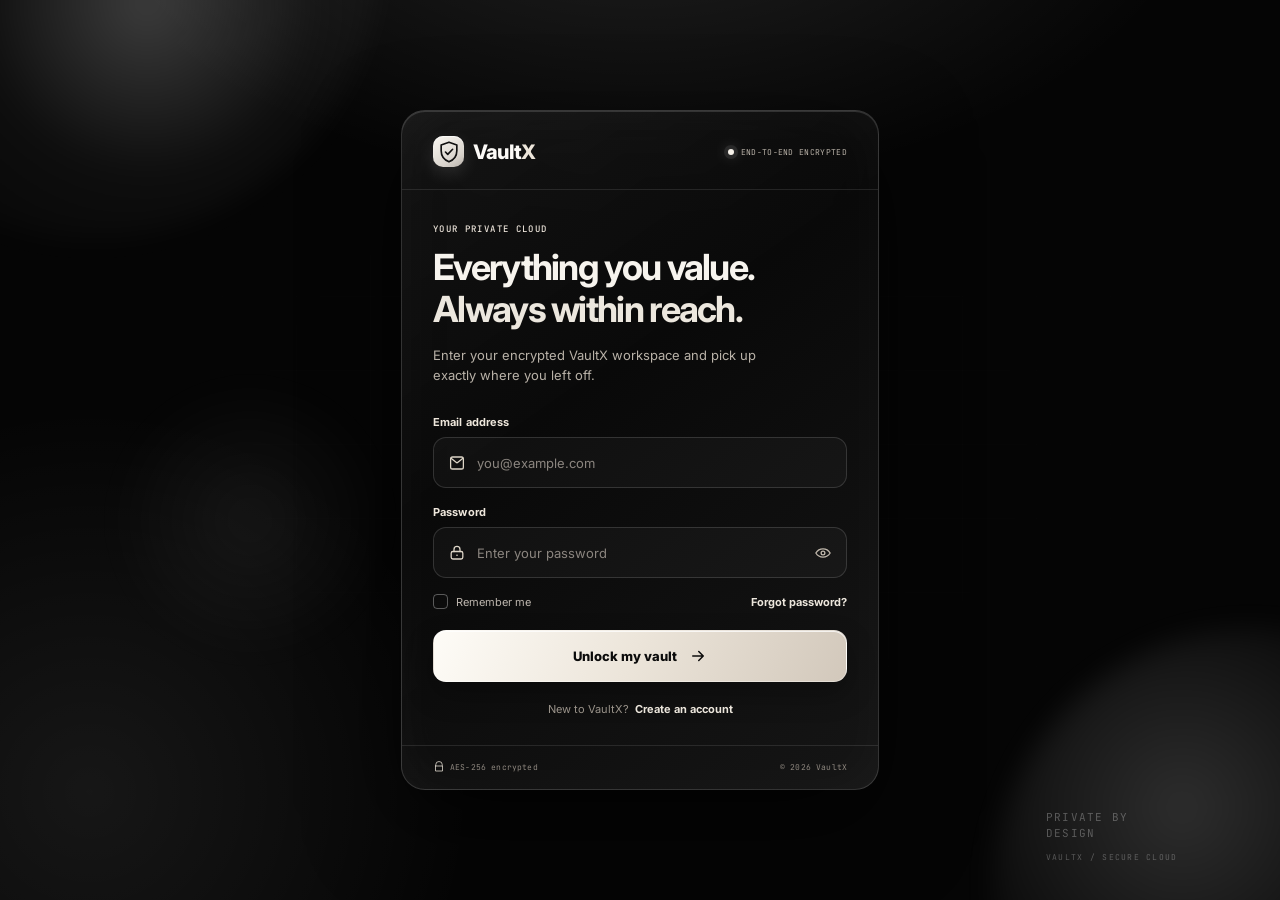
<file: index.html>
<!DOCTYPE html>
<html lang="en">
  <head>
    <meta charset="UTF-8" />
    <meta name="viewport" content="width=device-width, initial-scale=1.0" />
    <meta name="description" content="Sign in to your VaultX workspace." />
    <title>VaultX &mdash; Sign in</title>
    <link rel="preconnect" href="https://fonts.googleapis.com" />
    <link rel="preconnect" href="https://fonts.gstatic.com" crossorigin />
    <link
      href="https://fonts.googleapis.com/css2?family=Inter:wght@400;500;600;700;800&family=JetBrains+Mono:wght@400;500&display=swap"
      rel="stylesheet"
    />
    <link rel="stylesheet" href="css/styles.css" />
  </head>
  <body>
    <main class="page-shell">
      <div class="ambient ambient-one"></div>
      <div class="ambient ambient-two"></div>
      <div class="ambient ambient-three"></div>
      <div class="grid-glow"></div>
      <!-- CSS-only decorative particles. -->
      <div class="particle-field" aria-hidden="true">
        <i class="particle"></i><i class="particle"></i><i class="particle"></i><i class="particle"></i>
        <i class="particle"></i><i class="particle"></i><i class="particle"></i><i class="particle"></i>
        <i class="particle"></i><i class="particle"></i><i class="particle"></i><i class="particle"></i>
      </div>

      <section class="login-card" aria-labelledby="login-title">
        <div class="brand-row">
          <a class="brand" href="#" aria-label="VaultX home">
            <span class="brand-mark" aria-hidden="true">
              <svg viewBox="0 0 36 36" fill="none">
                <path d="M18 3.25 29.75 7.5v8.68c0 7.48-4.75 13.74-11.75 16.57C11 29.92 6.25 23.66 6.25 16.18V7.5L18 3.25Z" stroke="currentColor" stroke-width="2.5" stroke-linejoin="round" />
                <path d="m12.7 18.05 3.4 3.4 7.3-7.55" stroke="currentColor" stroke-width="2.5" stroke-linecap="round" stroke-linejoin="round" />
              </svg>
            </span>
            <span>Vault<span>X</span></span>
          </a>
          <span class="secure-status"><i></i> End-to-end encrypted</span>
        </div>

        <div class="content">
          <div class="intro">
            <p class="eyebrow">YOUR PRIVATE CLOUD</p>
            <h1 id="login-title">Everything you value.<br /><em>Always within reach.</em></h1>
            <p class="subcopy">Enter your encrypted VaultX workspace and pick up exactly where you left off.</p>
          </div>

          <form id="login-form" novalidate>
            <label class="field-group" for="email">
              <span class="field-label">Email address</span>
              <span class="field-wrap">
                <svg class="field-icon" viewBox="0 0 24 24" fill="none" aria-hidden="true">
                  <path d="M3.5 6.5A2.5 2.5 0 0 1 6 4h12a2.5 2.5 0 0 1 2.5 2.5v11A2.5 2.5 0 0 1 18 20H6a2.5 2.5 0 0 1-2.5-2.5v-11Z" stroke="currentColor" stroke-width="1.7" />
                  <path d="m4.5 6 6.28 5.14a1.9 1.9 0 0 0 2.44 0L19.5 6" stroke="currentColor" stroke-width="1.7" stroke-linecap="round" />
                </svg>
                <input id="email" name="email" type="email" autocomplete="email" placeholder="you@example.com" required />
              </span>
            </label>

            <label class="field-group" for="password">
              <span class="field-label">Password</span>
              <span class="field-wrap">
                <svg class="field-icon" viewBox="0 0 24 24" fill="none" aria-hidden="true">
                  <rect x="4.25" y="10" width="15.5" height="10" rx="2.25" stroke="currentColor" stroke-width="1.7" />
                  <path d="M8 10V7.25a4 4 0 0 1 8 0V10" stroke="currentColor" stroke-width="1.7" stroke-linecap="round" />
                  <circle cx="12" cy="15" r="1.1" fill="currentColor" />
                </svg>
                <input id="password" name="password" type="password" autocomplete="current-password" placeholder="Enter your password" minlength="6" required />
                <button class="visibility-toggle" type="button" aria-label="Show password" aria-pressed="false">
                  <svg class="eye-open" viewBox="0 0 24 24" fill="none" aria-hidden="true"><path d="M2.5 12s3.25-5.5 9.5-5.5S21.5 12 21.5 12 18.25 17.5 12 17.5 2.5 12 2.5 12Z" stroke="currentColor" stroke-width="1.75"/><circle cx="12" cy="12" r="2.5" stroke="currentColor" stroke-width="1.75"/></svg>
                  <svg class="eye-closed" viewBox="0 0 24 24" fill="none" aria-hidden="true"><path d="M3 3l18 18M9.95 6.82A10.63 10.63 0 0 1 12 6.5c6.25 0 9.5 5.5 9.5 5.5a16.77 16.77 0 0 1-3.04 3.68M6.16 6.15C3.82 7.72 2.5 10 2.5 12c0 0 3.25 5.5 9.5 5.5 1.46 0 2.72-.3 3.8-.76" stroke="currentColor" stroke-width="1.75" stroke-linecap="round"/><path d="M9.9 9.9a3 3 0 0 0 4.2 4.2" stroke="currentColor" stroke-width="1.75" stroke-linecap="round"/></svg>
                </button>
              </span>
            </label>

            <div class="form-options">
              <label class="remember"><input id="remember" type="checkbox" /><span class="checkbox" aria-hidden="true"><svg viewBox="0 0 12 12"><path d="m2.2 6.1 2.25 2.25L9.8 3" /></svg></span><span>Remember me</span></label>
              <a href="#forgot" class="forgot-link">Forgot password?</a>
            </div>

            <button class="sign-in" type="submit">
              <span>Unlock my vault</span>
              <svg viewBox="0 0 24 24" fill="none" aria-hidden="true"><path d="M5 12h14M13 6l6 6-6 6" stroke="currentColor" stroke-width="2" stroke-linecap="round" stroke-linejoin="round" /></svg>
            </button>
            <p id="form-message" class="form-message" aria-live="polite"></p>
          </form>

          <p class="signup-copy">New to VaultX? <a href="#create-account" data-open-signup>Create an account</a></p>
        </div>

        <footer>
          <span><svg viewBox="0 0 24 24" fill="none" aria-hidden="true"><path d="M5.5 10V7.5a6.5 6.5 0 0 1 13 0V10M5 10h14v10H5V10Z" stroke="currentColor" stroke-width="1.65" stroke-linecap="round" stroke-linejoin="round"/></svg> AES-256 encrypted</span>
          <span>&copy; 2026 VaultX</span>
        </footer>
      </section>

      <aside class="orbit-copy" aria-hidden="true">
        <p>PRIVATE BY<br />DESIGN</p>
        <span>VAULTX / SECURE CLOUD</span>
      </aside>
    </main>

    <div class="modal" id="create-account-modal" role="dialog" aria-modal="true" aria-labelledby="signup-title" aria-hidden="true">
      <div class="modal-card">
        <button class="modal-close" type="button" data-close-modal aria-label="Close create-account form">
          <svg viewBox="0 0 24 24" fill="none" aria-hidden="true"><path d="m6 6 12 12M18 6 6 18" stroke="currentColor" stroke-width="1.75" stroke-linecap="round" /></svg>
        </button>
        <div class="modal-brand"><span class="brand-mark" aria-hidden="true"><svg viewBox="0 0 36 36" fill="none"><path d="M18 3.25 29.75 7.5v8.68c0 7.48-4.75 13.74-11.75 16.57C11 29.92 6.25 23.66 6.25 16.18V7.5L18 3.25Z" stroke="currentColor" stroke-width="2.5" stroke-linejoin="round" /><path d="m12.7 18.05 3.4 3.4 7.3-7.55" stroke="currentColor" stroke-width="2.5" stroke-linecap="round" stroke-linejoin="round" /></svg></span> VaultX</div>
        <p class="eyebrow">CREATE YOUR VAULT</p>
        <h2 id="signup-title">A private space,<br /><em>all yours.</em></h2>
        <p class="modal-copy">Create your secure VaultX workspace in just a moment.</p>
        <form id="signup-form" novalidate>
          <label class="field-group" for="signup-name"><span class="field-label">Full name</span><span class="field-wrap"><input id="signup-name" name="name" type="text" autocomplete="name" placeholder="Your name" required /></span></label>
          <label class="field-group" for="signup-email"><span class="field-label">Email address</span><span class="field-wrap"><input id="signup-email" name="email" type="email" autocomplete="email" placeholder="you@example.com" required /></span></label>
          <label class="field-group" for="signup-password"><span class="field-label">Create a password</span><span class="field-wrap"><input id="signup-password" name="password" type="password" autocomplete="new-password" placeholder="At least 6 characters" minlength="6" required /></span></label>
          <button class="sign-in create-button" type="submit"><span>Create secure account</span><svg viewBox="0 0 24 24" fill="none" aria-hidden="true"><path d="M5 12h14M13 6l6 6-6 6" stroke="currentColor" stroke-width="2" stroke-linecap="round" stroke-linejoin="round" /></svg></button>
          <p class="form-message" id="signup-message" aria-live="polite"></p>
        </form>
        <p class="modal-switch">Already have an account? <button type="button" data-close-modal>Sign in</button></p>
        <p class="modal-fineprint">By continuing, you agree to VaultX's Terms and Privacy Policy.</p>
      </div>
    </div>
    <script src="js/app.js"></script>
    <script src="js/auth.js"></script>
    <script src="js/ui.js"></script>
    <script src="js/script.js"></script>
  </body>
</html>
</file>
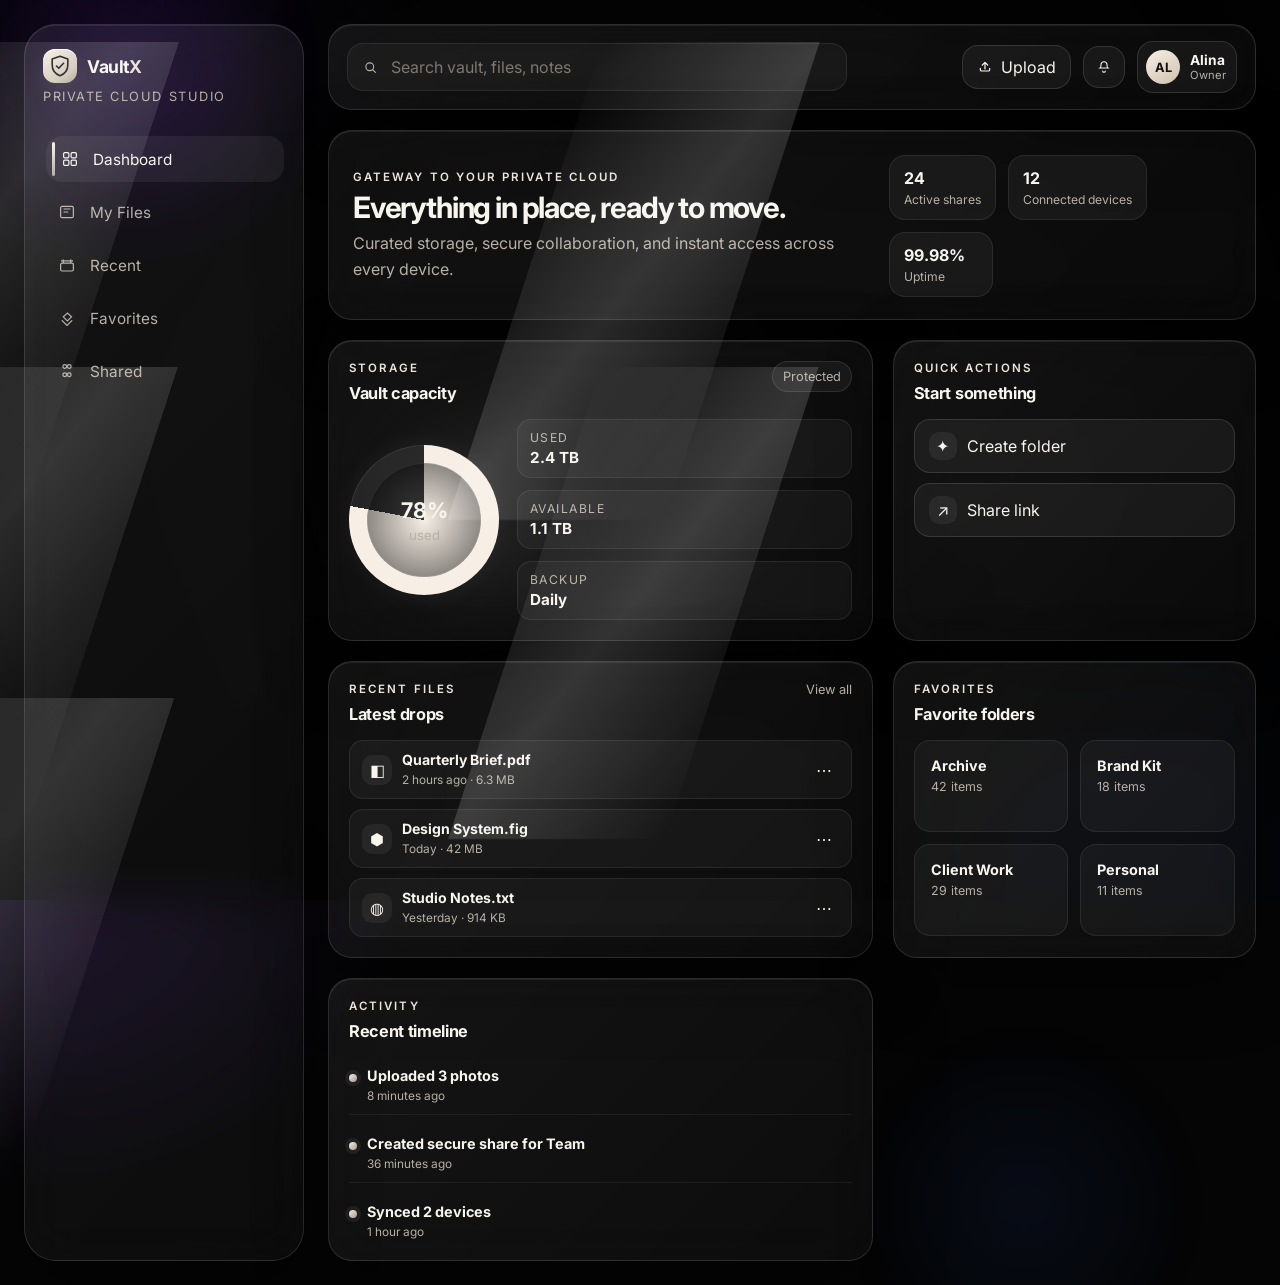
<file: dashboard.html>
<!DOCTYPE html>
<html lang="en">
  <head>
    <meta charset="UTF-8" />
    <meta name="viewport" content="width=device-width, initial-scale=1.0" />
    <meta name="description" content="VaultX dashboard for secure self-hosted cloud storage" />
    <title>VaultX — Dashboard</title>
    <link rel="preconnect" href="https://fonts.googleapis.com" />
    <link rel="preconnect" href="https://fonts.gstatic.com" crossorigin />
    <link
      href="https://fonts.googleapis.com/css2?family=Inter:wght@400;500;600;700;800&display=swap"
      rel="stylesheet"
    />
    <link rel="stylesheet" href="css/dashboard.css" />
  </head>
  <body>
    <div class="dashboard-shell">
      <div class="ambient ambient-one"></div>
      <div class="ambient ambient-two"></div>
      <div class="ambient ambient-three"></div>
      <div class="grid-haze" aria-hidden="true"></div>
      <div class="particle-field" aria-hidden="true">
        <span class="particle"></span><span class="particle"></span><span class="particle"></span>
        <span class="particle"></span><span class="particle"></span><span class="particle"></span>
      </div>

      <aside class="sidebar">
        <div class="brand-block">
          <a class="brand" href="#" aria-label="VaultX home">
            <span class="brand-mark" aria-hidden="true">
              <svg viewBox="0 0 36 36" fill="none">
                <path d="M18 3.25 29.75 7.5v8.68c0 7.48-4.75 13.74-11.75 16.57C11 29.92 6.25 23.66 6.25 16.18V7.5L18 3.25Z" stroke="currentColor" stroke-width="2.4" stroke-linejoin="round" />
                <path d="m12.7 18.05 3.4 3.4 7.3-7.55" stroke="currentColor" stroke-width="2.4" stroke-linecap="round" stroke-linejoin="round" />
              </svg>
            </span>
            <span>Vault<span>X</span></span>
          </a>
          <p class="brand-caption">Private cloud studio</p>
        </div>

        <nav class="nav-list" aria-label="Main navigation">
          <a class="nav-item active" href="dashboard.html" data-view="dashboard" data-page="dashboard.html" aria-current="page">
            <span class="nav-icon">
              <svg viewBox="0 0 24 24" fill="none"><rect x="3.5" y="3.5" width="7" height="7" rx="1.5" stroke="currentColor" stroke-width="1.6"/><rect x="13.5" y="3.5" width="7" height="7" rx="1.5" stroke="currentColor" stroke-width="1.6"/><rect x="3.5" y="13.5" width="7" height="7" rx="1.5" stroke="currentColor" stroke-width="1.6"/><rect x="13.5" y="13.5" width="7" height="7" rx="1.5" stroke="currentColor" stroke-width="1.6"/></svg>
            </span>
            <span>Dashboard</span>
          </a>
          <a class="nav-item" href="files.html" data-view="files" data-page="files.html">
            <span class="nav-icon">
              <svg viewBox="0 0 24 24" fill="none"><path d="M5.5 4.5h13a2 2 0 0 1 2 2v11a2 2 0 0 1-2 2h-13a2 2 0 0 1-2-2v-11a2 2 0 0 1 2-2Z" stroke="currentColor" stroke-width="1.6"/><path d="M8 8h8M8 12h5" stroke="currentColor" stroke-width="1.6" stroke-linecap="round"/></svg>
            </span>
            <span>My Files</span>
          </a>
          <a class="nav-item" href="recent.html" data-view="recent" data-page="recent.html">
            <span class="nav-icon">
              <svg viewBox="0 0 24 24" fill="none"><path d="M4 6.5h16M7 4.5v4M17 4.5v4M5.5 9.5h13a2 2 0 0 1 2 2V18a2 2 0 0 1-2 2h-13a2 2 0 0 1-2-2v-6.5a2 2 0 0 1 2-2Z" stroke="currentColor" stroke-width="1.6"/></svg>
            </span>
            <span>Recent</span>
          </a>
          <a class="nav-item" href="favorites.html" data-view="favorites" data-page="favorites.html">
            <span class="nav-icon">
              <svg viewBox="0 0 24 24" fill="none"><path d="M12.5 5.5 7 10.5l5.5 5.5 5.5-5.5-5.5-5Z" stroke="currentColor" stroke-width="1.6"/><path d="M5.5 15.5 12 22l6.5-6.5" stroke="currentColor" stroke-width="1.6" stroke-linecap="round"/></svg>
            </span>
            <span>Favorites</span>
          </a>
          <a class="nav-item" href="shared.html" data-view="shared" data-page="shared.html">
            <span class="nav-icon">
              <svg viewBox="0 0 24 24" fill="none"><path d="M9 8.5a2.5 2.5 0 1 1 0-5 2.5 2.5 0 0 1 0 5Zm6 0a2.5 2.5 0 1 1 0-5 2.5 2.5 0 0 1 0 5Zm-6 11a2.5 2.5 0 1 1 0-5 2.5 2.5 0 0 1 0 5Zm6 0a2.5 2.5 0 1 1 0-5 2.5 2.5 0 0 1 0 5Z" stroke="currentColor" stroke-width="1.6"/></svg>
            </span>
            <span>Shared</span>
          </a>
        </nav>

      </aside>

      <div class="main-panel">
        <header class="topbar">
          <label class="search-bar" aria-label="Search dashboard">
            <svg viewBox="0 0 24 24" fill="none" aria-hidden="true"><circle cx="11" cy="11" r="5.5" stroke="currentColor" stroke-width="1.6"/><path d="m15 15 4 4" stroke="currentColor" stroke-width="1.6" stroke-linecap="round"/></svg>
            <input type="text" placeholder="Search vault, files, notes" />
          </label>

          <div class="topbar-actions">
            <button class="upload-btn" type="button">
              <svg viewBox="0 0 24 24" fill="none" aria-hidden="true"><path d="M12 5v10M12 5l-4 4M12 5l4 4" stroke="currentColor" stroke-width="1.8" stroke-linecap="round" stroke-linejoin="round"/><path d="M5 14v2a2 2 0 0 0 2 2h10a2 2 0 0 0 2-2v-2" stroke="currentColor" stroke-width="1.8" stroke-linecap="round"/></svg>
              <span>Upload</span>
            </button>
            <button class="icon-btn bell" type="button" aria-label="Notifications">
              <svg viewBox="0 0 24 24" fill="none" aria-hidden="true"><path d="M7.5 8.5a4.5 4.5 0 0 1 9 0c0 4 1.5 5 1.5 5H6c0 0 1.5-1 1.5-5Z" stroke="currentColor" stroke-width="1.6"/><path d="M10 18a2 2 0 0 0 4 0" stroke="currentColor" stroke-width="1.6" stroke-linecap="round"/></svg>
            </button>
            <button class="profile-pill" type="button" aria-label="User profile">
              <span class="avatar">AL</span>
              <span class="profile-meta">
                <strong>Alina</strong>
                <small>Owner</small>
              </span>
            </button>
          </div>
        </header>

        <main class="dashboard-content">
          <section id="view-dashboard" class="view-panel active">
            <section class="card hero-card reveal" style="--delay: .04s;">
              <div class="hero-copy">
                <p class="eyebrow">GATEWAY TO YOUR PRIVATE CLOUD</p>
                <h1>Everything in place, ready to move.</h1>
                <p class="hero-subcopy">Curated storage, secure collaboration, and instant access across every device.</p>
              </div>
              <div class="hero-metrics">
                <div class="metric-pill"><strong>24</strong><span>Active shares</span></div>
                <div class="metric-pill"><strong>12</strong><span>Connected devices</span></div>
                <div class="metric-pill"><strong>99.98%</strong><span>Uptime</span></div>
              </div>
            </section>

            <div class="content-grid">
              <section class="card storage-card reveal" style="--delay: .1s;">
                <div class="card-head">
                  <div>
                    <p class="eyebrow">STORAGE</p>
                    <h2>Vault capacity</h2>
                  </div>
                  <span class="pill">Protected</span>
                </div>
                <div class="storage-body">
                  <div class="storage-chart" aria-label="Storage usage chart">
                    <div class="storage-chart-inner">
                      <strong data-percentage>0%</strong>
                      <span>used</span>
                    </div>
                  </div>
                  <div class="storage-summary">
                    <div>
                      <span class="label">Used</span>
                      <strong>2.4 TB</strong>
                    </div>
                    <div>
                      <span class="label">Available</span>
                      <strong>1.1 TB</strong>
                    </div>
                    <div>
                      <span class="label">Backup</span>
                      <strong>Daily</strong>
                    </div>
                  </div>
                </div>
              </section>

              <section class="card actions-card reveal" style="--delay: .16s;">
                <div class="card-head">
                  <div>
                    <p class="eyebrow">QUICK ACTIONS</p>
                    <h2>Start something</h2>
                  </div>
                </div>
                <div class="action-list">
                  <button class="action-btn" type="button">
                    <span class="action-icon">✦</span>
                    <span>Create folder</span>
                  </button>
                  <button class="action-btn" type="button">
                    <span class="action-icon">↗</span>
                    <span>Share link</span>
                  </button>
                </div>
              </section>

              <section class="card files-card reveal" style="--delay: .22s;">
                <div class="card-head">
                  <div>
                    <p class="eyebrow">RECENT FILES</p>
                    <h2>Latest drops</h2>
                  </div>
                  <a href="#files">View all</a>
                </div>
                <ul class="file-list">
                  <li class="file-item">
                    <span class="file-icon">◧</span>
                    <div>
                      <strong>Quarterly Brief.pdf</strong>
                      <small>2 hours ago · 6.3 MB</small>
                    </div>
                    <button type="button" aria-label="Open file">⋯</button>
                  </li>
                  <li class="file-item">
                    <span class="file-icon">⬢</span>
                    <div>
                      <strong>Design System.fig</strong>
                      <small>Today · 42 MB</small>
                    </div>
                    <button type="button" aria-label="Open file">⋯</button>
                  </li>
                  <li class="file-item">
                    <span class="file-icon">◍</span>
                    <div>
                      <strong>Studio Notes.txt</strong>
                      <small>Yesterday · 914 KB</small>
                    </div>
                    <button type="button" aria-label="Open file">⋯</button>
                  </li>
                </ul>
              </section>

              <section class="card favorites-card reveal" style="--delay: .28s;">
                <div class="card-head">
                  <div>
                    <p class="eyebrow">FAVORITES</p>
                    <h2>Favorite folders</h2>
                  </div>
                </div>
                <div class="folder-grid">
                  <article class="folder-card">
                    <strong>Archive</strong>
                    <span>42 items</span>
                  </article>
                  <article class="folder-card">
                    <strong>Brand Kit</strong>
                    <span>18 items</span>
                  </article>
                  <article class="folder-card">
                    <strong>Client Work</strong>
                    <span>29 items</span>
                  </article>
                  <article class="folder-card">
                    <strong>Personal</strong>
                    <span>11 items</span>
                  </article>
                </div>
              </section>

              <section class="card timeline-card reveal" style="--delay: .34s;">
                <div class="card-head">
                  <div>
                    <p class="eyebrow">ACTIVITY</p>
                    <h2>Recent timeline</h2>
                  </div>
                </div>
                <ul class="timeline">
                  <li>
                    <span class="dot"></span>
                    <div>
                      <strong>Uploaded 3 photos</strong>
                      <small>8 minutes ago</small>
                    </div>
                  </li>
                  <li>
                    <span class="dot"></span>
                    <div>
                      <strong>Created secure share for Team</strong>
                      <small>36 minutes ago</small>
                    </div>
                  </li>
                  <li>
                    <span class="dot"></span>
                    <div>
                      <strong>Synced 2 devices</strong>
                      <small>1 hour ago</small>
                    </div>
                  </li>
                </ul>
              </section>
            </div>
          </section>

          <section id="view-files" class="view-panel">
            <section class="card hero-card reveal" style="--delay: .04s;">
              <div class="hero-copy">
                <p class="eyebrow">MY FILES</p>
                <h1>Organized, searchable, and always protected.</h1>
                <p class="hero-subcopy">Browse your latest documents, media, and vault assets in one calm workspace.</p>
              </div>
            </section>
            <div class="content-grid single-column">
              <section class="card reveal" style="--delay: .1s;">
                <div class="card-head">
                  <div>
                    <p class="eyebrow">LIBRARY</p>
                    <h2>Vault contents</h2>
                  </div>
                  <button class="action-btn compact" type="button">
                    <span class="action-icon">✦</span>
                    <span>Create folder</span>
                  </button>
                </div>
                <div class="folder-grid">
                  <article class="folder-card"><strong>Contracts</strong><span>12 files</span></article>
                  <article class="folder-card"><strong>Media Kit</strong><span>8 files</span></article>
                  <article class="folder-card"><strong>Archive</strong><span>24 files</span></article>
                  <article class="folder-card"><strong>Design Assets</strong><span>19 files</span></article>
                </div>
              </section>
            </div>
          </section>

          <section id="view-recent" class="view-panel">
            <section class="card hero-card reveal" style="--delay: .04s;">
              <div class="hero-copy">
                <p class="eyebrow">RECENT</p>
                <h1>Recently touched files and updates.</h1>
                <p class="hero-subcopy">Pick up from where you left off without friction.</p>
              </div>
            </section>
            <div class="content-grid single-column">
              <section class="card reveal" style="--delay: .1s;">
                <ul class="file-list">
                  <li class="file-item"><span class="file-icon">◧</span><div><strong>Quarterly Brief.pdf</strong><small>2 hours ago · 6.3 MB</small></div><button type="button">⋯</button></li>
                  <li class="file-item"><span class="file-icon">⬢</span><div><strong>Design System.fig</strong><small>Today · 42 MB</small></div><button type="button">⋯</button></li>
                  <li class="file-item"><span class="file-icon">◍</span><div><strong>Studio Notes.txt</strong><small>Yesterday · 914 KB</small></div><button type="button">⋯</button></li>
                </ul>
              </section>
            </div>
          </section>

          <section id="view-favorites" class="view-panel">
            <section class="card hero-card reveal" style="--delay: .04s;">
              <div class="hero-copy">
                <p class="eyebrow">FAVORITES</p>
                <h1>Your most important spaces, one tap away.</h1>
                <p class="hero-subcopy">Pinned folders and starred files stay close at hand.</p>
              </div>
            </section>
            <div class="content-grid single-column">
              <section class="card reveal" style="--delay: .1s;">
                <div class="folder-grid">
                  <article class="folder-card"><strong>Archive</strong><span>42 items</span></article>
                  <article class="folder-card"><strong>Brand Kit</strong><span>18 items</span></article>
                  <article class="folder-card"><strong>Client Work</strong><span>29 items</span></article>
                  <article class="folder-card"><strong>Personal</strong><span>11 items</span></article>
                </div>
              </section>
            </div>
          </section>

          <section id="view-shared" class="view-panel">
            <section class="card hero-card reveal" style="--delay: .04s;">
              <div class="hero-copy">
                <p class="eyebrow">SHARED</p>
                <h1>Secure spaces built for collaboration.</h1>
                <p class="hero-subcopy">Share with confidence and keep every exchange beautifully organized.</p>
              </div>
            </section>
            <div class="content-grid single-column">
              <section class="card reveal" style="--delay: .1s;">
                <ul class="timeline">
                  <li><span class="dot"></span><div><strong>Design critique ready</strong><small>With 3 collaborators</small></div></li>
                  <li><span class="dot"></span><div><strong>Client launch assets shared</strong><small>Updated 45 min ago</small></div></li>
                  <li><span class="dot"></span><div><strong>Board notes synced</strong><small>Visible to the product team</small></div></li>
                </ul>
              </section>
            </div>
          </section>

          <section id="view-settings" class="view-panel">
            <section class="card hero-card reveal" style="--delay: .04s;">
              <div class="hero-copy">
                <p class="eyebrow">SETTINGS</p>
                <h1>Refine your vault experience.</h1>
                <p class="hero-subcopy">Fine-tune protection, sync preferences, and workspace behavior.</p>
              </div>
            </section>
            <div class="content-grid single-column">
              <section class="card reveal" style="--delay: .1s;">
                <div class="settings-list">
                  <div class="setting-row"><div><strong>End-to-end encryption</strong><span>Always on</span></div><span class="pill">Enabled</span></div>
                  <div class="setting-row"><div><strong>Auto backup</strong><span>Daily at 2:00 AM</span></div><span class="pill">Active</span></div>
                  <div class="setting-row"><div><strong>Device approval</strong><span>Requires confirmation</span></div><span class="pill">Protected</span></div>
                </div>
              </section>
            </div>
          </section>
        </main>
      </div>
    </div>

    <script src="js/app.js"></script>
    <script src="js/ui.js"></script>
    <script src="js/explorer.js"></script>
    <script src="js/dashboard.js"></script>
  </body>
</html>
</file>
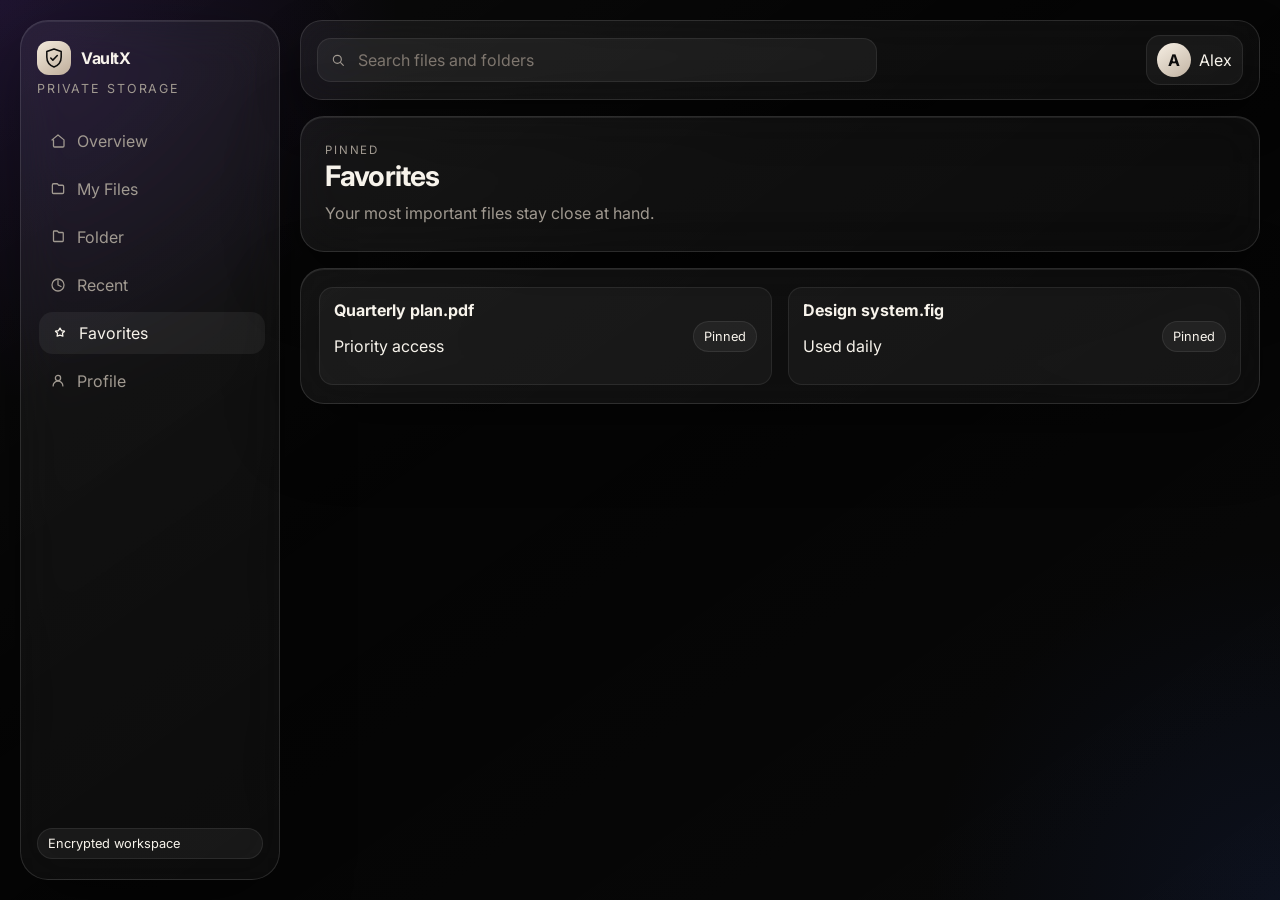
<file: favorites.html>
<!DOCTYPE html>
<html lang="en">
  <head>
    <meta charset="UTF-8" />
    <meta name="viewport" content="width=device-width, initial-scale=1.0" />
    <title>VaultX — Favorites</title>
    <link rel="preconnect" href="https://fonts.googleapis.com" />
    <link rel="preconnect" href="https://fonts.gstatic.com" crossorigin />
    <link href="https://fonts.googleapis.com/css2?family=Inter:wght@400;500;600;700;800&display=swap" rel="stylesheet" />
    <link rel="stylesheet" href="css/global.css" />
  </head>
  <body>
    <div class="layout-shell">
      <aside class="sidebar">
        <div>
          <a class="brand" href="dashboard.html">
            <span class="brand-mark" aria-hidden="true"><svg viewBox="0 0 36 36" fill="none"><path d="M18 3.25 29.75 7.5v8.68c0 7.48-4.75 13.74-11.75 16.57C11 29.92 6.25 23.66 6.25 16.18V7.5L18 3.25Z" stroke="currentColor" stroke-width="2.5" stroke-linejoin="round" /><path d="m12.7 18.05 3.4 3.4 7.3-7.55" stroke="currentColor" stroke-width="2.5" stroke-linecap="round" stroke-linejoin="round" /></svg></span>
            <span>Vault<span>X</span></span>
          </a>
          <p class="brand-sub">Private storage</p>
          <nav class="nav-list" aria-label="Primary">
            <a class="nav-item" href="dashboard.html"><span class="nav-icon"><svg viewBox="0 0 24 24" fill="none"><path d="M4 10.5 12 4l8 6.5v8A1.5 1.5 0 0 1 18.5 20h-11A1.5 1.5 0 0 1 6 18.5v-8Z" stroke="currentColor" stroke-width="1.7" stroke-linejoin="round"/></svg></span>Overview</a>
            <a class="nav-item" href="files.html"><span class="nav-icon"><svg viewBox="0 0 24 24" fill="none"><path d="M4.5 6.5A1.5 1.5 0 0 1 6 5h5l2 2h5a1.5 1.5 0 0 1 1.5 1.5v8A1.5 1.5 0 0 1 18 18H6a1.5 1.5 0 0 1-1.5-1.5v-10Z" stroke="currentColor" stroke-width="1.7" stroke-linejoin="round"/></svg></span>My Files</a>
            <a class="nav-item" href="folder.html"><span class="nav-icon"><svg viewBox="0 0 24 24" fill="none"><path d="M7 4h4l2 2h5a1 1 0 0 1 1 1v10a1 1 0 0 1-1 1H7a1 1 0 0 1-1-1V5a1 1 0 0 1 1-1Z" stroke="currentColor" stroke-width="1.7" stroke-linejoin="round"/></svg></span>Folder</a>
            <a class="nav-item" href="recent.html"><span class="nav-icon"><svg viewBox="0 0 24 24" fill="none"><path d="M12 6v6l4 2" stroke="currentColor" stroke-width="1.7" stroke-linecap="round" stroke-linejoin="round"/><circle cx="12" cy="12" r="8" stroke="currentColor" stroke-width="1.7"/></svg></span>Recent</a>
            <a class="nav-item active" href="favorites.html"><span class="nav-icon"><svg viewBox="0 0 24 24" fill="none"><path d="M12 5.5 14.2 9l3.8.6-2.8 2.7.7 3.8L12 14.7 8.1 16.1l.7-3.8L6 9.6 9.8 9 12 5.5Z" stroke="currentColor" stroke-width="1.7" stroke-linejoin="round"/></svg></span>Favorites</a>
            <a class="nav-item" href="profile.html"><span class="nav-icon"><svg viewBox="0 0 24 24" fill="none"><circle cx="12" cy="8" r="3.5" stroke="currentColor" stroke-width="1.7"/><path d="M5.5 18.5a6.5 6.5 0 0 1 13 0" stroke="currentColor" stroke-width="1.7" stroke-linecap="round"/></svg></span>Profile</a>
          </nav>
        </div>
        <div class="tag">Encrypted workspace</div>
      </aside>
      <main class="main-pane">
        <header class="topbar">
          <label class="search-bar" for="search">
            <svg viewBox="0 0 24 24" fill="none"><circle cx="11" cy="11" r="6" stroke="currentColor" stroke-width="1.7"/><path d="m16 16 4 4" stroke="currentColor" stroke-width="1.7" stroke-linecap="round"/></svg>
            <input id="search" type="text" placeholder="Search files and folders" />
          </label>
          <div class="topbar-actions">
            <a class="profile-pill" href="profile.html"><span class="avatar">A</span><span>Alex</span></a>
          </div>
        </header>
        <section class="content-stack">
          <div class="hero-card reveal feature-hover">
            <p class="eyebrow">Pinned</p>
            <h1>Favorites</h1>
            <p>Your most important files stay close at hand.</p>
          </div>
          <div class="card grid-two reveal feature-hover">
            <div class="row-item reveal feature-hover" style="--delay: .08s"><div><strong>Quarterly plan.pdf</strong><p>Priority access</p></div><span class="tag">Pinned</span></div>
            <div class="row-item reveal feature-hover" style="--delay: .14s"><div><strong>Design system.fig</strong><p>Used daily</p></div><span class="tag">Pinned</span></div>
          </div>
        </section>
      </main>
    </div>
    <script src="js/app.js"></script>
    <script src="js/ui.js"></script>
    <script src="js/explorer.js"></script>
  </body>
</html>
</file>
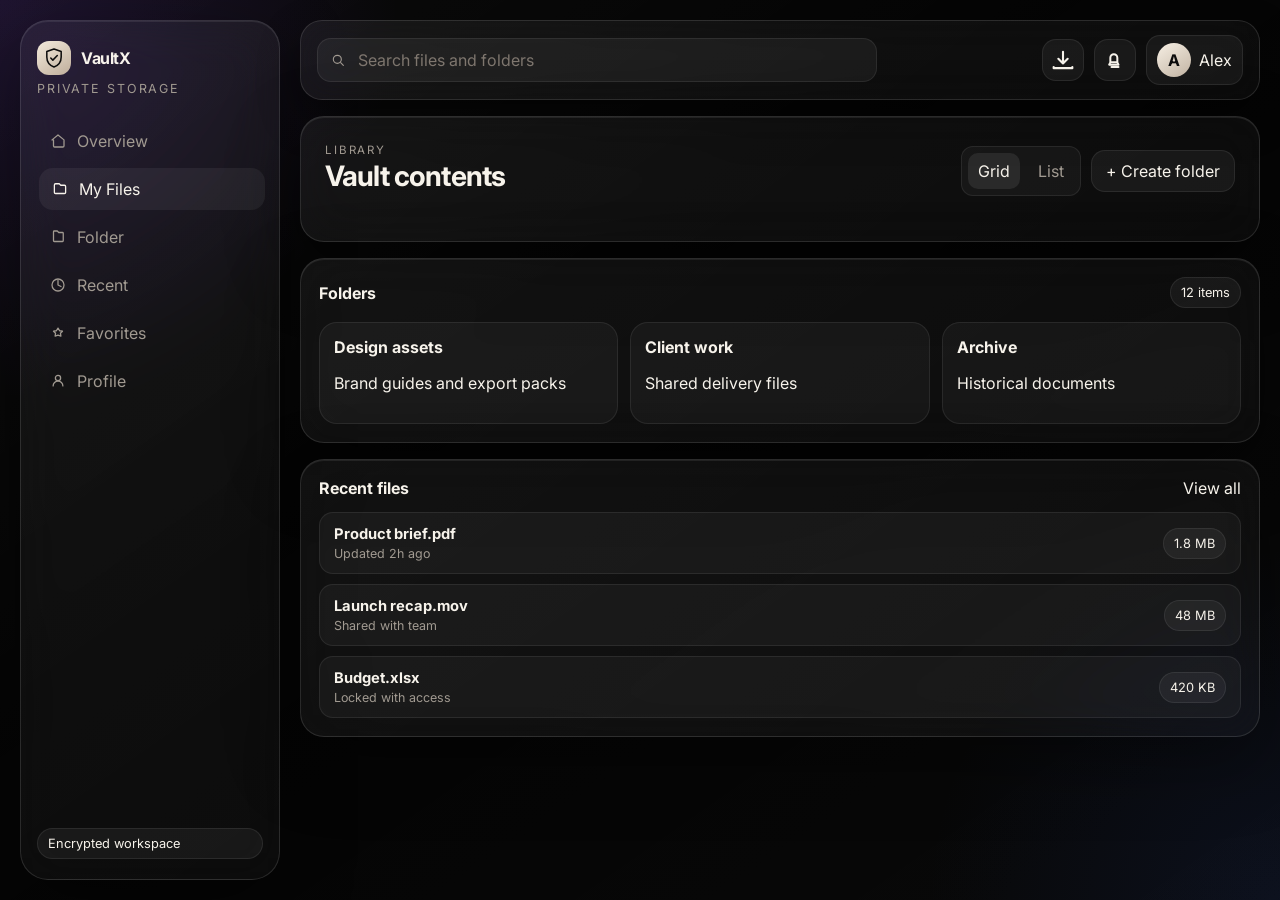
<file: files.html>
<!DOCTYPE html>
<html lang="en">
  <head>
    <meta charset="UTF-8" />
    <meta name="viewport" content="width=device-width, initial-scale=1.0" />
    <title>VaultX — Files</title>
    <link rel="preconnect" href="https://fonts.googleapis.com" />
    <link rel="preconnect" href="https://fonts.gstatic.com" crossorigin />
    <link href="https://fonts.googleapis.com/css2?family=Inter:wght@400;500;600;700;800&display=swap" rel="stylesheet" />
    <link rel="stylesheet" href="css/global.css" />
    <link rel="stylesheet" href="css/files.css" />
  </head>
  <body>
    <div class="layout-shell">
      <aside class="sidebar">
        <div>
          <a class="brand" href="dashboard.html">
            <span class="brand-mark" aria-hidden="true">
              <svg viewBox="0 0 36 36" fill="none"><path d="M18 3.25 29.75 7.5v8.68c0 7.48-4.75 13.74-11.75 16.57C11 29.92 6.25 23.66 6.25 16.18V7.5L18 3.25Z" stroke="currentColor" stroke-width="2.5" stroke-linejoin="round" /><path d="m12.7 18.05 3.4 3.4 7.3-7.55" stroke="currentColor" stroke-width="2.5" stroke-linecap="round" stroke-linejoin="round" /></svg>
            </span>
            <span>Vault<span>X</span></span>
          </a>
          <p class="brand-sub">Private storage</p>
          <nav class="nav-list" aria-label="Primary">
            <a class="nav-item" href="dashboard.html"><span class="nav-icon"><svg viewBox="0 0 24 24" fill="none"><path d="M4 10.5 12 4l8 6.5v8A1.5 1.5 0 0 1 18.5 20h-11A1.5 1.5 0 0 1 6 18.5v-8Z" stroke="currentColor" stroke-width="1.7" stroke-linejoin="round"/></svg></span>Overview</a>
            <a class="nav-item active" href="files.html"><span class="nav-icon"><svg viewBox="0 0 24 24" fill="none"><path d="M4.5 6.5A1.5 1.5 0 0 1 6 5h5l2 2h5a1.5 1.5 0 0 1 1.5 1.5v8A1.5 1.5 0 0 1 18 18H6a1.5 1.5 0 0 1-1.5-1.5v-10Z" stroke="currentColor" stroke-width="1.7" stroke-linejoin="round"/></svg></span>My Files</a>
            <a class="nav-item" href="folder.html"><span class="nav-icon"><svg viewBox="0 0 24 24" fill="none"><path d="M7 4h4l2 2h5a1 1 0 0 1 1 1v10a1 1 0 0 1-1 1H7a1 1 0 0 1-1-1V5a1 1 0 0 1 1-1Z" stroke="currentColor" stroke-width="1.7" stroke-linejoin="round"/></svg></span>Folder</a>
            <a class="nav-item" href="recent.html"><span class="nav-icon"><svg viewBox="0 0 24 24" fill="none"><path d="M12 6v6l4 2" stroke="currentColor" stroke-width="1.7" stroke-linecap="round" stroke-linejoin="round"/><circle cx="12" cy="12" r="8" stroke="currentColor" stroke-width="1.7"/></svg></span>Recent</a>
            <a class="nav-item" href="favorites.html"><span class="nav-icon"><svg viewBox="0 0 24 24" fill="none"><path d="M12 5.5 14.2 9l3.8.6-2.8 2.7.7 3.8L12 14.7 8.1 16.1l.7-3.8L6 9.6 9.8 9 12 5.5Z" stroke="currentColor" stroke-width="1.7" stroke-linejoin="round"/></svg></span>Favorites</a>
            <a class="nav-item" href="profile.html"><span class="nav-icon"><svg viewBox="0 0 24 24" fill="none"><circle cx="12" cy="8" r="3.5" stroke="currentColor" stroke-width="1.7"/><path d="M5.5 18.5a6.5 6.5 0 0 1 13 0" stroke="currentColor" stroke-width="1.7" stroke-linecap="round"/></svg></span>Profile</a>
          </nav>
        </div>
        <div class="tag">Encrypted workspace</div>
      </aside>
      <main class="main-pane">
        <header class="topbar">
          <label class="search-bar" for="search">
            <svg viewBox="0 0 24 24" fill="none"><circle cx="11" cy="11" r="6" stroke="currentColor" stroke-width="1.7"/><path d="m16 16 4 4" stroke="currentColor" stroke-width="1.7" stroke-linecap="round"/></svg>
            <input id="search" type="text" placeholder="Search files and folders" />
          </label>
          <div class="topbar-actions">
            <button class="icon-btn" type="button" aria-label="Upload"><svg viewBox="0 0 24 24" fill="none"><path d="M12 5v10m0 0 4-4m-4 4-4-4M4 18v1h16v-1" stroke="currentColor" stroke-width="1.8" stroke-linecap="round" stroke-linejoin="round"/></svg></button>
            <button class="icon-btn" type="button" aria-label="Notifications"><svg viewBox="0 0 24 24" fill="none"><path d="M9 18h6m-7-4V10a3 3 0 0 1 6 0v4m-6 0h6m-6 0-1 2h8l-1-2" stroke="currentColor" stroke-width="1.7" stroke-linecap="round" stroke-linejoin="round"/></svg></button>
            <a class="profile-pill" href="profile.html"><span class="avatar">A</span><span>Alex</span></a>
          </div>
        </header>

        <section class="content-stack">
          <div class="hero-card reveal feature-hover">
            <div class="toolbar">
              <div>
                <p class="eyebrow">Library</p>
                <h1>Vault contents</h1>
              </div>
              <div class="controls">
                <div class="segmented" role="tablist" aria-label="Views">
                  <button class="active" type="button">Grid</button>
                  <button type="button">List</button>
                </div>
                <button class="primary-btn" type="button">+ Create folder</button>
              </div>
            </div>
          </div>

          <div class="card reveal feature-hover">
            <div class="card-head">
              <h2>Folders</h2>
              <span class="tag">12 items</span>
            </div>
            <div class="folder-grid">
              <article class="folder-card reveal feature-hover" style="--delay: .08s">
                <strong>Design assets</strong>
                <p>Brand guides and export packs</p>
              </article>
              <article class="folder-card reveal feature-hover" style="--delay: .14s">
                <strong>Client work</strong>
                <p>Shared delivery files</p>
              </article>
              <article class="folder-card reveal feature-hover" style="--delay: .2s">
                <strong>Archive</strong>
                <p>Historical documents</p>
              </article>
            </div>
          </div>

          <div class="card reveal feature-hover">
            <div class="card-head">
              <h2>Recent files</h2>
              <a href="recent.html">View all</a>
            </div>
            <div class="file-list">
              <div class="file-row reveal feature-hover" style="--delay: .08s">
                <div class="meta"><strong>Product brief.pdf</strong><span>Updated 2h ago</span></div>
                <span class="tag">1.8 MB</span>
              </div>
              <div class="file-row reveal feature-hover" style="--delay: .14s">
                <div class="meta"><strong>Launch recap.mov</strong><span>Shared with team</span></div>
                <span class="tag">48 MB</span>
              </div>
              <div class="file-row reveal feature-hover" style="--delay: .2s">
                <div class="meta"><strong>Budget.xlsx</strong><span>Locked with access</span></div>
                <span class="tag">420 KB</span>
              </div>
            </div>
          </div>
        </section>
      </main>
    </div>
    <script src="js/app.js"></script>
    <script src="js/ui.js"></script>
    <script src="js/explorer.js"></script>
  </body>
</html>
</file>
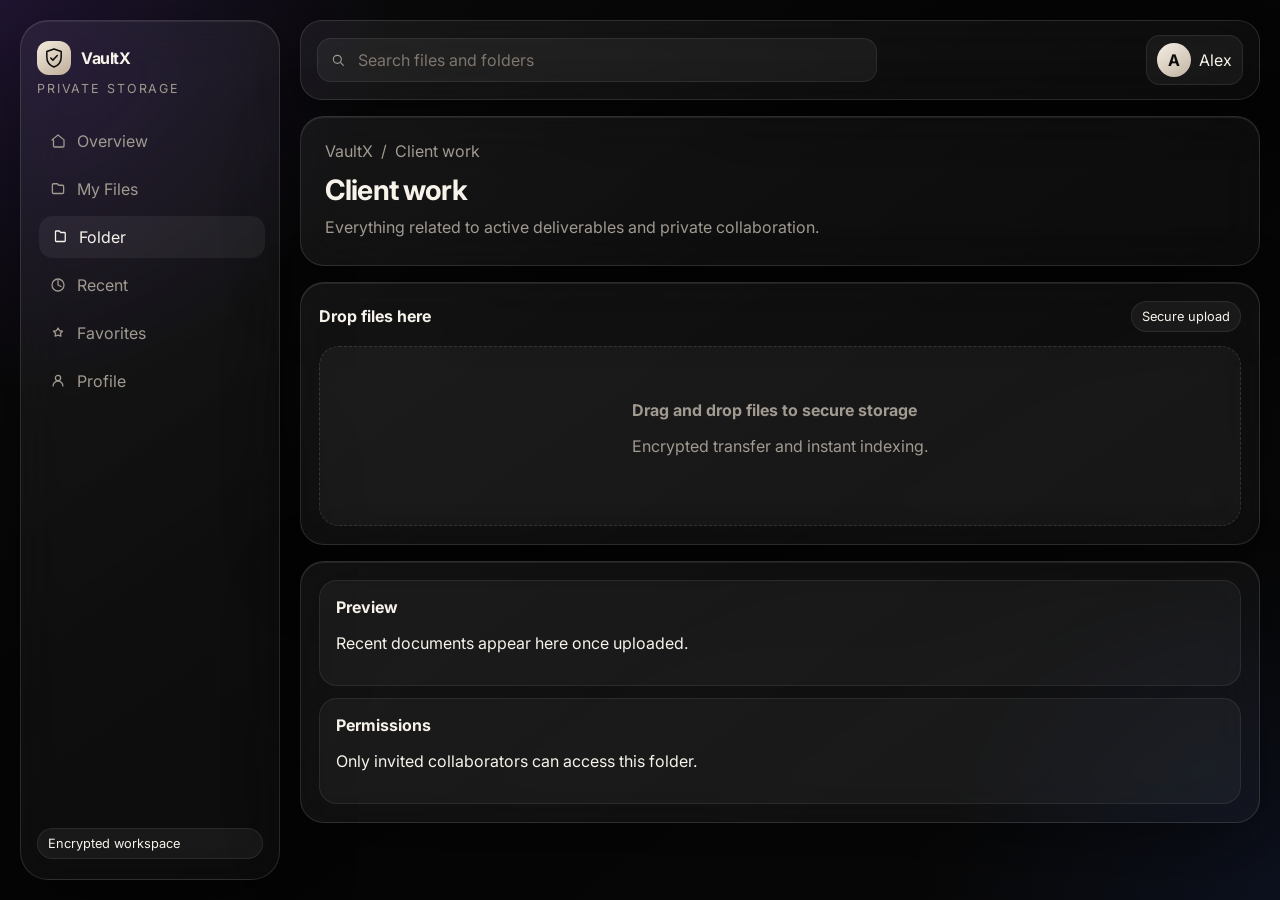
<file: folder.html>
<!DOCTYPE html>
<html lang="en">
  <head>
    <meta charset="UTF-8" />
    <meta name="viewport" content="width=device-width, initial-scale=1.0" />
    <title>VaultX — Folder</title>
    <link rel="preconnect" href="https://fonts.googleapis.com" />
    <link rel="preconnect" href="https://fonts.gstatic.com" crossorigin />
    <link href="https://fonts.googleapis.com/css2?family=Inter:wght@400;500;600;700;800&display=swap" rel="stylesheet" />
    <link rel="stylesheet" href="css/global.css" />
    <link rel="stylesheet" href="css/folder.css" />
  </head>
  <body>
    <div class="layout-shell">
      <aside class="sidebar">
        <div>
          <a class="brand" href="dashboard.html">
            <span class="brand-mark" aria-hidden="true"><svg viewBox="0 0 36 36" fill="none"><path d="M18 3.25 29.75 7.5v8.68c0 7.48-4.75 13.74-11.75 16.57C11 29.92 6.25 23.66 6.25 16.18V7.5L18 3.25Z" stroke="currentColor" stroke-width="2.5" stroke-linejoin="round" /><path d="m12.7 18.05 3.4 3.4 7.3-7.55" stroke="currentColor" stroke-width="2.5" stroke-linecap="round" stroke-linejoin="round" /></svg></span>
            <span>Vault<span>X</span></span>
          </a>
          <p class="brand-sub">Private storage</p>
          <nav class="nav-list" aria-label="Primary">
            <a class="nav-item" href="dashboard.html"><span class="nav-icon"><svg viewBox="0 0 24 24" fill="none"><path d="M4 10.5 12 4l8 6.5v8A1.5 1.5 0 0 1 18.5 20h-11A1.5 1.5 0 0 1 6 18.5v-8Z" stroke="currentColor" stroke-width="1.7" stroke-linejoin="round"/></svg></span>Overview</a>
            <a class="nav-item" href="files.html"><span class="nav-icon"><svg viewBox="0 0 24 24" fill="none"><path d="M4.5 6.5A1.5 1.5 0 0 1 6 5h5l2 2h5a1.5 1.5 0 0 1 1.5 1.5v8A1.5 1.5 0 0 1 18 18H6a1.5 1.5 0 0 1-1.5-1.5v-10Z" stroke="currentColor" stroke-width="1.7" stroke-linejoin="round"/></svg></span>My Files</a>
            <a class="nav-item active" href="folder.html"><span class="nav-icon"><svg viewBox="0 0 24 24" fill="none"><path d="M7 4h4l2 2h5a1 1 0 0 1 1 1v10a1 1 0 0 1-1 1H7a1 1 0 0 1-1-1V5a1 1 0 0 1 1-1Z" stroke="currentColor" stroke-width="1.7" stroke-linejoin="round"/></svg></span>Folder</a>
            <a class="nav-item" href="recent.html"><span class="nav-icon"><svg viewBox="0 0 24 24" fill="none"><path d="M12 6v6l4 2" stroke="currentColor" stroke-width="1.7" stroke-linecap="round" stroke-linejoin="round"/><circle cx="12" cy="12" r="8" stroke="currentColor" stroke-width="1.7"/></svg></span>Recent</a>
            <a class="nav-item" href="favorites.html"><span class="nav-icon"><svg viewBox="0 0 24 24" fill="none"><path d="M12 5.5 14.2 9l3.8.6-2.8 2.7.7 3.8L12 14.7 8.1 16.1l.7-3.8L6 9.6 9.8 9 12 5.5Z" stroke="currentColor" stroke-width="1.7" stroke-linejoin="round"/></svg></span>Favorites</a>
            <a class="nav-item" href="profile.html"><span class="nav-icon"><svg viewBox="0 0 24 24" fill="none"><circle cx="12" cy="8" r="3.5" stroke="currentColor" stroke-width="1.7"/><path d="M5.5 18.5a6.5 6.5 0 0 1 13 0" stroke="currentColor" stroke-width="1.7" stroke-linecap="round"/></svg></span>Profile</a>
          </nav>
        </div>
        <div class="tag">Encrypted workspace</div>
      </aside>
      <main class="main-pane">
        <header class="topbar">
          <label class="search-bar" for="search">
            <svg viewBox="0 0 24 24" fill="none"><circle cx="11" cy="11" r="6" stroke="currentColor" stroke-width="1.7"/><path d="m16 16 4 4" stroke="currentColor" stroke-width="1.7" stroke-linecap="round"/></svg>
            <input id="search" type="text" placeholder="Search files and folders" />
          </label>
          <div class="topbar-actions">
            <a class="profile-pill" href="profile.html"><span class="avatar">A</span><span>Alex</span></a>
          </div>
        </header>

        <section class="content-stack">
          <div class="hero-card">
            <div class="breadcrumbs"><span>VaultX</span><span>/</span><span>Client work</span></div>
            <h1>Client work</h1>
            <p>Everything related to active deliverables and private collaboration.</p>
          </div>
          <div class="card">
            <div class="card-head"><h2>Drop files here</h2><span class="tag">Secure upload</span></div>
            <div class="upload-area">
              <div>
                <strong>Drag and drop files to secure storage</strong>
                <p>Encrypted transfer and instant indexing.</p>
              </div>
            </div>
          </div>
          <div class="card preview-pane">
            <div class="preview-card"><strong>Preview</strong><p>Recent documents appear here once uploaded.</p></div>
            <div class="preview-card"><strong>Permissions</strong><p>Only invited collaborators can access this folder.</p></div>
          </div>
        </section>
      </main>
    </div>
    <script src="js/app.js"></script>
    <script src="js/ui.js"></script>
    <script src="js/explorer.js"></script>
  </body>
</html>
</file>
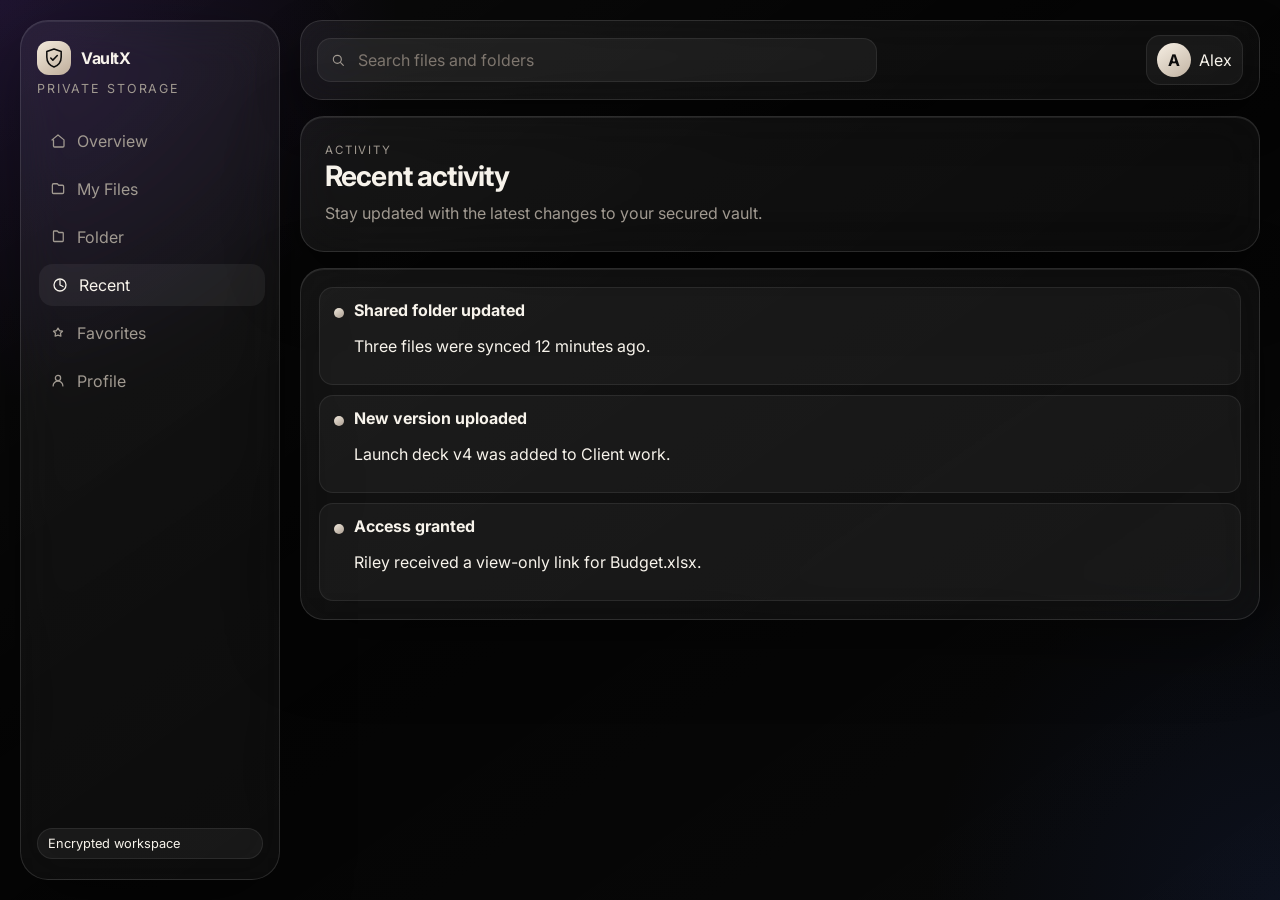
<file: recent.html>
<!DOCTYPE html>
<html lang="en">
  <head>
    <meta charset="UTF-8" />
    <meta name="viewport" content="width=device-width, initial-scale=1.0" />
    <title>VaultX — Recent</title>
    <link rel="preconnect" href="https://fonts.googleapis.com" />
    <link rel="preconnect" href="https://fonts.gstatic.com" crossorigin />
    <link href="https://fonts.googleapis.com/css2?family=Inter:wght@400;500;600;700;800&display=swap" rel="stylesheet" />
    <link rel="stylesheet" href="css/global.css" />
    <link rel="stylesheet" href="css/recent.css" />
  </head>
  <body>
    <div class="layout-shell">
      <aside class="sidebar">
        <div>
          <a class="brand" href="dashboard.html">
            <span class="brand-mark" aria-hidden="true"><svg viewBox="0 0 36 36" fill="none"><path d="M18 3.25 29.75 7.5v8.68c0 7.48-4.75 13.74-11.75 16.57C11 29.92 6.25 23.66 6.25 16.18V7.5L18 3.25Z" stroke="currentColor" stroke-width="2.5" stroke-linejoin="round" /><path d="m12.7 18.05 3.4 3.4 7.3-7.55" stroke="currentColor" stroke-width="2.5" stroke-linecap="round" stroke-linejoin="round" /></svg></span>
            <span>Vault<span>X</span></span>
          </a>
          <p class="brand-sub">Private storage</p>
          <nav class="nav-list" aria-label="Primary">
            <a class="nav-item" href="dashboard.html"><span class="nav-icon"><svg viewBox="0 0 24 24" fill="none"><path d="M4 10.5 12 4l8 6.5v8A1.5 1.5 0 0 1 18.5 20h-11A1.5 1.5 0 0 1 6 18.5v-8Z" stroke="currentColor" stroke-width="1.7" stroke-linejoin="round"/></svg></span>Overview</a>
            <a class="nav-item" href="files.html"><span class="nav-icon"><svg viewBox="0 0 24 24" fill="none"><path d="M4.5 6.5A1.5 1.5 0 0 1 6 5h5l2 2h5a1.5 1.5 0 0 1 1.5 1.5v8A1.5 1.5 0 0 1 18 18H6a1.5 1.5 0 0 1-1.5-1.5v-10Z" stroke="currentColor" stroke-width="1.7" stroke-linejoin="round"/></svg></span>My Files</a>
            <a class="nav-item" href="folder.html"><span class="nav-icon"><svg viewBox="0 0 24 24" fill="none"><path d="M7 4h4l2 2h5a1 1 0 0 1 1 1v10a1 1 0 0 1-1 1H7a1 1 0 0 1-1-1V5a1 1 0 0 1 1-1Z" stroke="currentColor" stroke-width="1.7" stroke-linejoin="round"/></svg></span>Folder</a>
            <a class="nav-item active" href="recent.html"><span class="nav-icon"><svg viewBox="0 0 24 24" fill="none"><path d="M12 6v6l4 2" stroke="currentColor" stroke-width="1.7" stroke-linecap="round" stroke-linejoin="round"/><circle cx="12" cy="12" r="8" stroke="currentColor" stroke-width="1.7"/></svg></span>Recent</a>
            <a class="nav-item" href="favorites.html"><span class="nav-icon"><svg viewBox="0 0 24 24" fill="none"><path d="M12 5.5 14.2 9l3.8.6-2.8 2.7.7 3.8L12 14.7 8.1 16.1l.7-3.8L6 9.6 9.8 9 12 5.5Z" stroke="currentColor" stroke-width="1.7" stroke-linejoin="round"/></svg></span>Favorites</a>
            <a class="nav-item" href="profile.html"><span class="nav-icon"><svg viewBox="0 0 24 24" fill="none"><circle cx="12" cy="8" r="3.5" stroke="currentColor" stroke-width="1.7"/><path d="M5.5 18.5a6.5 6.5 0 0 1 13 0" stroke="currentColor" stroke-width="1.7" stroke-linecap="round"/></svg></span>Profile</a>
          </nav>
        </div>
        <div class="tag">Encrypted workspace</div>
      </aside>
      <main class="main-pane">
        <header class="topbar">
          <label class="search-bar" for="search">
            <svg viewBox="0 0 24 24" fill="none"><circle cx="11" cy="11" r="6" stroke="currentColor" stroke-width="1.7"/><path d="m16 16 4 4" stroke="currentColor" stroke-width="1.7" stroke-linecap="round"/></svg>
            <input id="search" type="text" placeholder="Search files and folders" />
          </label>
          <div class="topbar-actions">
            <a class="profile-pill" href="profile.html"><span class="avatar">A</span><span>Alex</span></a>
          </div>
        </header>

        <section class="content-stack">
          <div class="hero-card reveal feature-hover">
            <p class="eyebrow">Activity</p>
            <h1>Recent activity</h1>
            <p>Stay updated with the latest changes to your secured vault.</p>
          </div>
          <div class="card reveal feature-hover">
            <div class="timeline">
              <div class="timeline-item reveal feature-hover" style="--delay: .08s"><span class="timeline-dot"></span><div><strong>Shared folder updated</strong><p>Three files were synced 12 minutes ago.</p></div></div>
              <div class="timeline-item reveal feature-hover" style="--delay: .14s"><span class="timeline-dot"></span><div><strong>New version uploaded</strong><p>Launch deck v4 was added to Client work.</p></div></div>
              <div class="timeline-item reveal feature-hover" style="--delay: .2s"><span class="timeline-dot"></span><div><strong>Access granted</strong><p>Riley received a view-only link for Budget.xlsx.</p></div></div>
            </div>
          </div>
        </section>
      </main>
    </div>
    <script src="js/app.js"></script>
    <script src="js/ui.js"></script>
    <script src="js/explorer.js"></script>
  </body>
</html>
</file>
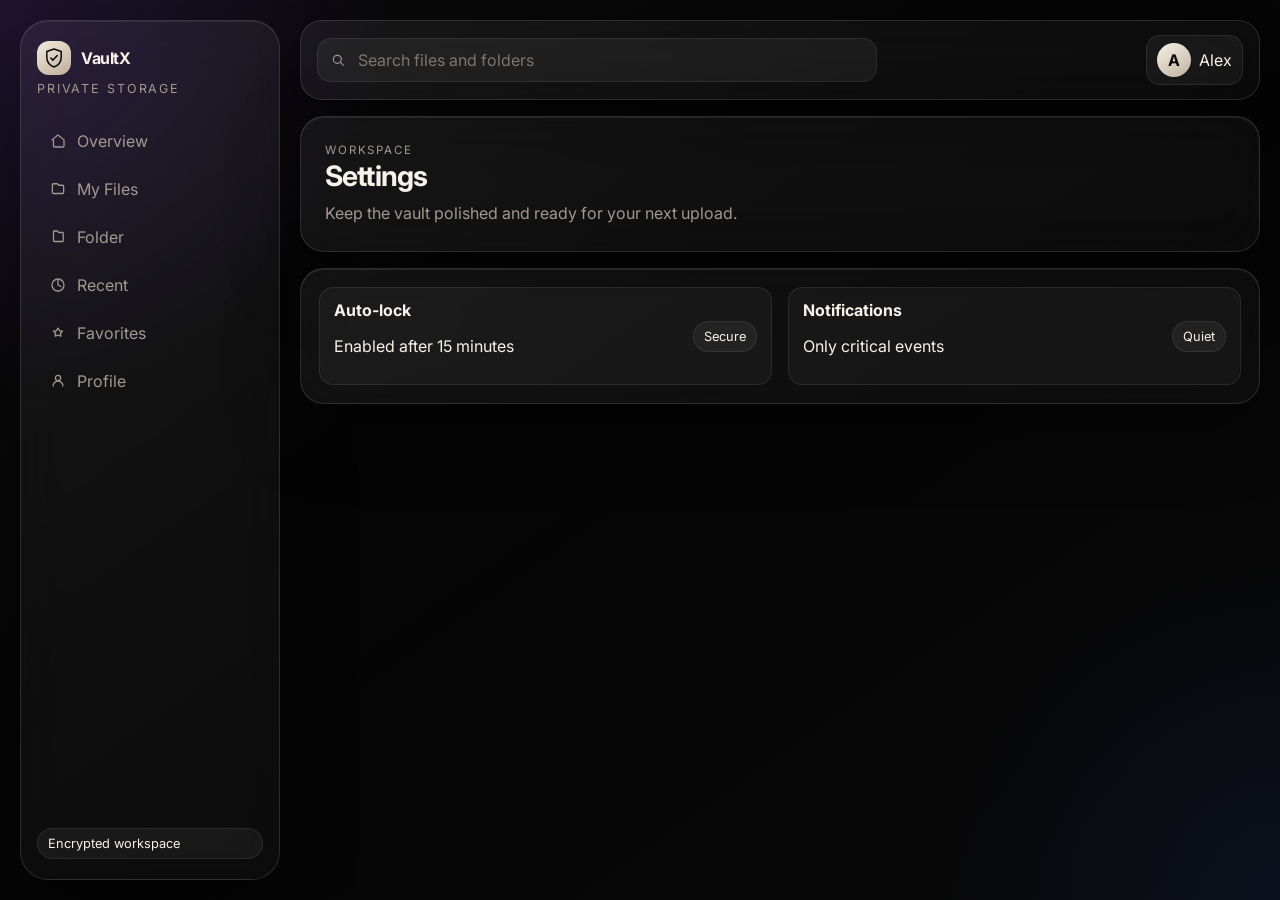
<file: settings.html>
<!DOCTYPE html>
<html lang="en">
  <head>
    <meta charset="UTF-8" />
    <meta name="viewport" content="width=device-width, initial-scale=1.0" />
    <title>VaultX — Settings</title>
    <link rel="preconnect" href="https://fonts.googleapis.com" />
    <link rel="preconnect" href="https://fonts.gstatic.com" crossorigin />
    <link href="https://fonts.googleapis.com/css2?family=Inter:wght@400;500;600;700;800&display=swap" rel="stylesheet" />
    <link rel="stylesheet" href="css/global.css" />
  </head>
  <body>
    <div class="layout-shell">
      <aside class="sidebar">
        <div>
          <a class="brand" href="dashboard.html">
            <span class="brand-mark" aria-hidden="true"><svg viewBox="0 0 36 36" fill="none"><path d="M18 3.25 29.75 7.5v8.68c0 7.48-4.75 13.74-11.75 16.57C11 29.92 6.25 23.66 6.25 16.18V7.5L18 3.25Z" stroke="currentColor" stroke-width="2.5" stroke-linejoin="round" /><path d="m12.7 18.05 3.4 3.4 7.3-7.55" stroke="currentColor" stroke-width="2.5" stroke-linecap="round" stroke-linejoin="round" /></svg></span>
            <span>Vault<span>X</span></span>
          </a>
          <p class="brand-sub">Private storage</p>
          <nav class="nav-list" aria-label="Primary">
            <a class="nav-item" href="dashboard.html"><span class="nav-icon"><svg viewBox="0 0 24 24" fill="none"><path d="M4 10.5 12 4l8 6.5v8A1.5 1.5 0 0 1 18.5 20h-11A1.5 1.5 0 0 1 6 18.5v-8Z" stroke="currentColor" stroke-width="1.7" stroke-linejoin="round"/></svg></span>Overview</a>
            <a class="nav-item" href="files.html"><span class="nav-icon"><svg viewBox="0 0 24 24" fill="none"><path d="M4.5 6.5A1.5 1.5 0 0 1 6 5h5l2 2h5a1.5 1.5 0 0 1 1.5 1.5v8A1.5 1.5 0 0 1 18 18H6a1.5 1.5 0 0 1-1.5-1.5v-10Z" stroke="currentColor" stroke-width="1.7" stroke-linejoin="round"/></svg></span>My Files</a>
            <a class="nav-item" href="folder.html"><span class="nav-icon"><svg viewBox="0 0 24 24" fill="none"><path d="M7 4h4l2 2h5a1 1 0 0 1 1 1v10a1 1 0 0 1-1 1H7a1 1 0 0 1-1-1V5a1 1 0 0 1 1-1Z" stroke="currentColor" stroke-width="1.7" stroke-linejoin="round"/></svg></span>Folder</a>
            <a class="nav-item" href="recent.html"><span class="nav-icon"><svg viewBox="0 0 24 24" fill="none"><path d="M12 6v6l4 2" stroke="currentColor" stroke-width="1.7" stroke-linecap="round" stroke-linejoin="round"/><circle cx="12" cy="12" r="8" stroke="currentColor" stroke-width="1.7"/></svg></span>Recent</a>
            <a class="nav-item" href="favorites.html"><span class="nav-icon"><svg viewBox="0 0 24 24" fill="none"><path d="M12 5.5 14.2 9l3.8.6-2.8 2.7.7 3.8L12 14.7 8.1 16.1l.7-3.8L6 9.6 9.8 9 12 5.5Z" stroke="currentColor" stroke-width="1.7" stroke-linejoin="round"/></svg></span>Favorites</a>
            <a class="nav-item" href="profile.html"><span class="nav-icon"><svg viewBox="0 0 24 24" fill="none"><circle cx="12" cy="8" r="3.5" stroke="currentColor" stroke-width="1.7"/><path d="M5.5 18.5a6.5 6.5 0 0 1 13 0" stroke="currentColor" stroke-width="1.7" stroke-linecap="round"/></svg></span>Profile</a>
          </nav>
        </div>
        <div class="tag">Encrypted workspace</div>
      </aside>
      <main class="main-pane">
        <header class="topbar">
          <label class="search-bar" for="search">
            <svg viewBox="0 0 24 24" fill="none"><circle cx="11" cy="11" r="6" stroke="currentColor" stroke-width="1.7"/><path d="m16 16 4 4" stroke="currentColor" stroke-width="1.7" stroke-linecap="round"/></svg>
            <input id="search" type="text" placeholder="Search files and folders" />
          </label>
          <div class="topbar-actions">
            <a class="profile-pill" href="profile.html"><span class="avatar">A</span><span>Alex</span></a>
          </div>
        </header>
        <section class="content-stack">
          <div class="hero-card">
            <p class="eyebrow">Workspace</p>
            <h1>Settings</h1>
            <p>Keep the vault polished and ready for your next upload.</p>
          </div>
          <div class="card grid-two">
            <div class="row-item"><div><strong>Auto-lock</strong><p>Enabled after 15 minutes</p></div><span class="tag">Secure</span></div>
            <div class="row-item"><div><strong>Notifications</strong><p>Only critical events</p></div><span class="tag">Quiet</span></div>
          </div>
        </section>
      </main>
    </div>
    <script src="js/app.js"></script>
    <script src="js/ui.js"></script>
    <script src="js/explorer.js"></script>
  </body>
</html>
</file>
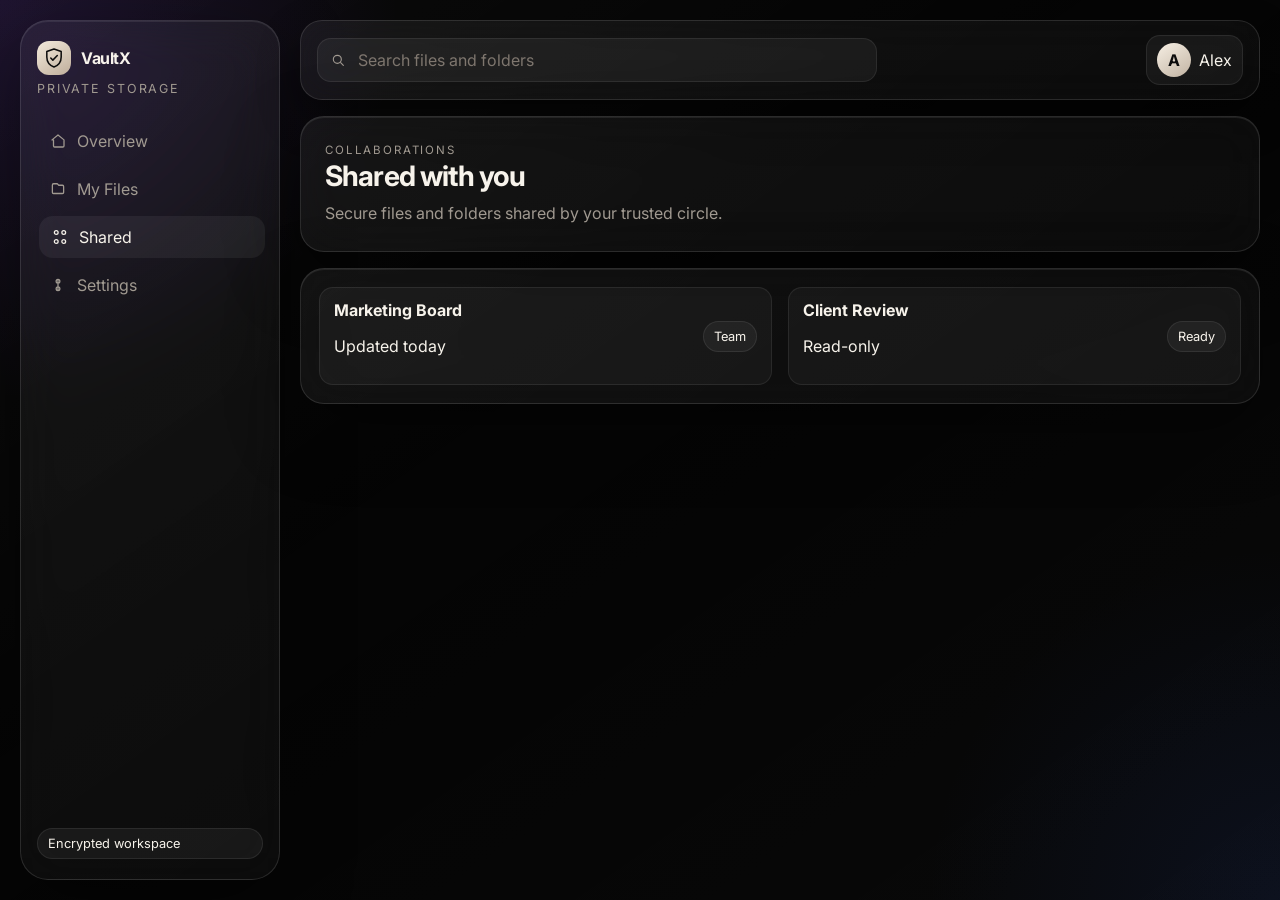
<file: shared.html>
<!DOCTYPE html>
<html lang="en">
  <head>
    <meta charset="UTF-8" />
    <meta name="viewport" content="width=device-width, initial-scale=1.0" />
    <title>VaultX — Shared</title>
    <link rel="preconnect" href="https://fonts.googleapis.com" />
    <link rel="preconnect" href="https://fonts.gstatic.com" crossorigin />
    <link href="https://fonts.googleapis.com/css2?family=Inter:wght@400;500;600;700;800&display=swap" rel="stylesheet" />
    <link rel="stylesheet" href="css/global.css" />
  </head>
  <body>
    <div class="layout-shell">
      <aside class="sidebar">
        <div>
          <a class="brand" href="dashboard.html">
            <span class="brand-mark" aria-hidden="true"><svg viewBox="0 0 36 36" fill="none"><path d="M18 3.25 29.75 7.5v8.68c0 7.48-4.75 13.74-11.75 16.57C11 29.92 6.25 23.66 6.25 16.18V7.5L18 3.25Z" stroke="currentColor" stroke-width="2.5" stroke-linejoin="round" /><path d="m12.7 18.05 3.4 3.4 7.3-7.55" stroke="currentColor" stroke-width="2.5" stroke-linecap="round" stroke-linejoin="round" /></svg></span>
            <span>Vault<span>X</span></span>
          </a>
          <p class="brand-sub">Private storage</p>
          <nav class="nav-list" aria-label="Primary">
            <a class="nav-item" href="dashboard.html"><span class="nav-icon"><svg viewBox="0 0 24 24" fill="none"><path d="M4 10.5 12 4l8 6.5v8A1.5 1.5 0 0 1 18.5 20h-11A1.5 1.5 0 0 1 6 18.5v-8Z" stroke="currentColor" stroke-width="1.7" stroke-linejoin="round"/></svg></span>Overview</a>
            <a class="nav-item" href="files.html"><span class="nav-icon"><svg viewBox="0 0 24 24" fill="none"><path d="M4.5 6.5A1.5 1.5 0 0 1 6 5h5l2 2h5a1.5 1.5 0 0 1 1.5 1.5v8A1.5 1.5 0 0 1 18 18H6a1.5 1.5 0 0 1-1.5-1.5v-10Z" stroke="currentColor" stroke-width="1.7" stroke-linejoin="round"/></svg></span>My Files</a>
            <a class="nav-item active" href="shared.html"><span class="nav-icon"><svg viewBox="0 0 24 24" fill="none"><path d="M7 8.5a2.5 2.5 0 1 1 0-5 2.5 2.5 0 0 1 0 5Zm10 0a2.5 2.5 0 1 1 0-5 2.5 2.5 0 0 1 0 5ZM7 20.5a2.5 2.5 0 1 1 0-5 2.5 2.5 0 0 1 0 5Zm10 0a2.5 2.5 0 1 1 0-5 2.5 2.5 0 0 1 0 5Z" stroke="currentColor" stroke-width="1.7"/></svg></span>Shared</a>
            <a class="nav-item" href="settings.html"><span class="nav-icon"><svg viewBox="0 0 24 24" fill="none"><path d="M12 4.5v15m0-15a2.5 2.5 0 0 0 0 5 2.5 2.5 0 0 0 0-5Zm0 10a2.5 2.5 0 0 0 0 5 2.5 2.5 0 0 0 0-5Z" stroke="currentColor" stroke-width="1.7" stroke-linecap="round"/></svg></span>Settings</a>
          </nav>
        </div>
        <div class="tag">Encrypted workspace</div>
      </aside>
      <main class="main-pane">
        <header class="topbar">
          <label class="search-bar" for="search">
            <svg viewBox="0 0 24 24" fill="none"><circle cx="11" cy="11" r="6" stroke="currentColor" stroke-width="1.7"/><path d="m16 16 4 4" stroke="currentColor" stroke-width="1.7" stroke-linecap="round"/></svg>
            <input id="search" type="text" placeholder="Search files and folders" />
          </label>
          <div class="topbar-actions">
            <a class="profile-pill" href="profile.html"><span class="avatar">A</span><span>Alex</span></a>
          </div>
        </header>
        <section class="content-stack">
          <div class="hero-card reveal feature-hover">
            <p class="eyebrow">Collaborations</p>
            <h1>Shared with you</h1>
            <p>Secure files and folders shared by your trusted circle.</p>
          </div>
          <div class="card grid-two reveal feature-hover">
            <div class="row-item reveal feature-hover" style="--delay: .08s"><div><strong>Marketing Board</strong><p>Updated today</p></div><span class="tag">Team</span></div>
            <div class="row-item reveal feature-hover" style="--delay: .14s"><div><strong>Client Review</strong><p>Read-only</p></div><span class="tag">Ready</span></div>
          </div>
        </section>
      </main>
    </div>
    <script src="js/app.js"></script>
    <script src="js/ui.js"></script>
    <script src="js/explorer.js"></script>
  </body>
</html>
</file>
<file: css/styles.css>
:root {
  --ink: #f7f4ee;
  --muted: #b9b2a8;
  --faint: #8b867f;
  --line: rgba(255, 255, 255, 0.16);
  --line-soft: rgba(255, 255, 255, 0.1);
  --dark: #050505;
  --surface: rgba(255, 255, 255, 0.05);
  --surface-strong: rgba(255, 255, 255, 0.08);
  --surface-raise: rgba(255, 255, 255, 0.1);
  --shadow: rgba(0, 0, 0, 0.6);
  --shadow-soft: rgba(0, 0, 0, 0.3);
  --ease-out: cubic-bezier(.16, 1, .3, 1);
  --ease-smooth: cubic-bezier(.22, .61, .36, 1);
}

* { box-sizing: border-box; }
html { min-height: 100%; background: var(--dark); }
body {
  min-width: 320px;
  min-height: 100dvh;
  margin: 0;
  overflow-x: hidden;
  color: var(--ink);
  font-family: "Inter", sans-serif;
  background:
    radial-gradient(ellipse 70% 58% at 50% -16%, rgba(255, 255, 255, 0.12), transparent 64%),
    radial-gradient(circle at 7% 88%, rgba(255, 255, 255, 0.07), transparent 24rem),
    var(--dark);
}
body::after {
  position: fixed;
  z-index: -1;
  inset: 0;
  background: radial-gradient(ellipse at center, transparent 24%, rgba(0, 0, 0, 0.7) 100%);
  content: "";
  pointer-events: none;
}
body.modal-active { overflow: hidden; }
button, input { font: inherit; }
button { cursor: pointer; touch-action: manipulation; }
a { color: inherit; }

.page-shell {
  position: relative;
  display: grid;
  min-height: 100dvh;
  place-items: center;
  padding: 48px 24px;
  isolation: isolate;
}
.ambient {
  position: fixed;
  z-index: -2;
  border-radius: 50%;
  filter: blur(14px);
  pointer-events: none;
  will-change: transform;
}
.ambient-one {
  top: -22rem;
  left: -13rem;
  width: 37rem;
  height: 37rem;
  background: radial-gradient(circle at 60% 60%, rgba(255, 255, 255, 0.22), rgba(255, 255, 255, 0.04) 34%, transparent 70%);
  animation: orbit 16s var(--ease-smooth) infinite alternate;
}
.ambient-two {
  right: -15rem;
  bottom: -16rem;
  width: 33rem;
  height: 33rem;
  background: radial-gradient(circle at 36% 34%, rgba(255, 255, 255, 0.16), rgba(180, 180, 180, 0.05) 42%, transparent 72%);
  animation: orbit 20s -8s var(--ease-smooth) infinite alternate-reverse;
}
.ambient-three {
  top: 40%;
  left: 7%;
  width: 20rem;
  height: 20rem;
  opacity: 0.36;
  background: radial-gradient(circle, rgba(255, 255, 255, 0.16), transparent 68%);
  animation: float-orb 13s var(--ease-smooth) infinite alternate;
}
.grid-glow {
  position: fixed;
  z-index: -1;
  inset: 0;
  opacity: 0.14;
  background-image: linear-gradient(rgba(255, 255, 255, 0.12) 1px, transparent 1px), linear-gradient(90deg, rgba(255, 255, 255, 0.12) 1px, transparent 1px);
  background-size: 74px 74px;
  mask-image: radial-gradient(ellipse at center, #000 0%, transparent 76%);
  pointer-events: none;
}
.particle-field {
  position: fixed;
  z-index: -1;
  inset: 0;
  overflow: hidden;
  pointer-events: none;
}
.particle {
  position: absolute;
  width: var(--size);
  height: var(--size);
  border-radius: 50%;
  background: rgba(245, 242, 236, 0.9);
  box-shadow: 0 0 10px rgba(255, 255, 255, 0.54), 0 0 22px rgba(255, 255, 255, 0.16);
  opacity: 0;
  animation: particle-drift var(--duration) var(--delay) var(--ease-smooth) infinite;
}
.particle:nth-child(1) { --size: 3px; --duration: 13s; --delay: -3s; --drift-x: 42px; --opacity: .58; top: 78%; left: 10%; }
.particle:nth-child(2) { --size: 5px; --duration: 17s; --delay: -8s; --drift-x: -34px; --opacity: .35; top: 88%; left: 19%; }
.particle:nth-child(3) { --size: 2px; --duration: 11s; --delay: -5s; --drift-x: 66px; --opacity: .62; top: 52%; left: 7%; }
.particle:nth-child(4) { --size: 4px; --duration: 15s; --delay: -11s; --drift-x: -46px; --opacity: .42; top: 83%; left: 34%; }
.particle:nth-child(5) { --size: 3px; --duration: 14s; --delay: -1s; --drift-x: 54px; --opacity: .54; top: 72%; left: 63%; }
.particle:nth-child(6) { --size: 2px; --duration: 12s; --delay: -9s; --drift-x: -58px; --opacity: .45; top: 91%; left: 71%; }
.particle:nth-child(7) { --size: 5px; --duration: 18s; --delay: -6s; --drift-x: 38px; --opacity: .32; top: 66%; left: 84%; }
.particle:nth-child(8) { --size: 3px; --duration: 10s; --delay: -4s; --drift-x: -31px; --opacity: .62; top: 47%; left: 94%; }
.particle:nth-child(9) { --size: 2px; --duration: 16s; --delay: -12s; --drift-x: 64px; --opacity: .47; top: 80%; left: 48%; }
.particle:nth-child(10) { --size: 4px; --duration: 19s; --delay: -14s; --drift-x: -50px; --opacity: .29; top: 59%; left: 28%; }
.particle:nth-child(11) { --size: 2px; --duration: 11s; --delay: -2s; --drift-x: 30px; --opacity: .57; top: 92%; left: 91%; }
.particle:nth-child(12) { --size: 3px; --duration: 15s; --delay: -10s; --drift-x: -69px; --opacity: .39; top: 74%; left: 55%; }

.login-card {
  position: relative;
  width: min(100%, 478px);
  overflow: hidden;
  border: 1px solid var(--line);
  border-radius: 24px;
  background: linear-gradient(145deg, rgba(255, 255, 255, 0.06), rgba(11, 11, 11, 0.82) 40%, rgba(24, 24, 24, 0.88));
  box-shadow: 0 32px 90px var(--shadow), inset 0 1px 0 rgba(255, 255, 255, 0.14), inset 0 0 56px rgba(255, 255, 255, 0.03);
  backdrop-filter: blur(38px) saturate(120%);
  -webkit-backdrop-filter: blur(38px) saturate(120%);
  will-change: transform;
  transition: filter .48s var(--ease-out), opacity .42s var(--ease-out);
  animation: card-enter .9s var(--ease-out) both, card-float 4s 1s var(--ease-smooth) infinite alternate;
}
.login-card::before {
  position: absolute;
  top: 0;
  left: -100%;
  width: 50%;
  height: 100%;
  background: linear-gradient(90deg, transparent, rgba(255, 255, 255, 0.14), rgba(255, 255, 255, 0.06), transparent);
  content: "";
  transform: skewX(-18deg);
  animation: card-sheen 8s 1.2s var(--ease-smooth) infinite;
  pointer-events: none;
}
.page-shell.signup-open .login-card { filter: blur(7px); opacity: .28; transform: translateY(14px) scale(.965); }
.brand-row { display: flex; align-items: center; justify-content: space-between; padding: 25px 31px 22px; border-bottom: 1px solid var(--line-soft); }
.brand-row, .intro > *, #login-form > *, .signup-copy, footer { animation: stagger-rise .7s var(--ease-out) both; }
.brand-row { animation-delay: .16s; }
.intro > :nth-child(1) { animation-delay: .23s; }
.intro > :nth-child(2) { animation-delay: .3s; }
.intro > :nth-child(3) { animation-delay: .37s; }
#login-form > :nth-child(1) { animation-delay: .44s; }
#login-form > :nth-child(2) { animation-delay: .51s; }
#login-form > :nth-child(3) { animation-delay: .58s; }
#login-form > :nth-child(4) { animation-delay: .65s; }
#login-form > :nth-child(5) { animation-delay: .72s; }
.signup-copy { animation-delay: .79s; }
footer { animation-delay: .86s; }
.brand, .modal-brand { display: inline-flex; align-items: center; gap: 9px; color: #fcfaf7; font-size: 20px; font-weight: 800; letter-spacing: -.8px; text-decoration: none; }
.brand > span:last-child span { color: #ece5da; }
.brand-mark {
  display: grid;
  width: 31px;
  height: 31px;
  place-items: center;
  color: #111;
  border-radius: 10px;
  background: linear-gradient(145deg, #fbf8f2, #d9d4cd 70%, #b8b1aa);
  box-shadow: inset 0 1px 1px rgba(255,255,255,.75), 0 6px 18px rgba(255,255,255,.12);
}
.brand-mark svg { width: 24px; }
.secure-status { display: inline-flex; align-items: center; gap: 7px; color: var(--muted); font-family: "JetBrains Mono", monospace; font-size: 8px; letter-spacing: .04em; text-transform: uppercase; }
.secure-status i {
  width: 6px;
  height: 6px;
  border-radius: 50%;
  background: #f5f0e8;
  box-shadow: 0 0 0 4px rgba(255, 255, 255, 0.08), 0 0 14px rgba(255, 255, 255, 0.5);
  animation: status-pulse 2.5s var(--ease-smooth) infinite;
}

.content { position: relative; padding: 33px 31px 29px; }
.eyebrow { margin: 0 0 12px; color: #ece4da; font-family: "JetBrains Mono", monospace; font-size: 9px; font-weight: 500; letter-spacing: .15em; }
h1, h2 { max-width: 350px; margin: 0; font-size: clamp(29px, 6vw, 36px); font-weight: 700; line-height: 1.16; letter-spacing: -1.7px; }
h1 em, h2 em { color: #ece7de; font-family: "Inter", sans-serif; font-size: 1em; font-style: normal; font-weight: 700; }
.subcopy, .modal-copy { max-width: 355px; margin: 14px 0 29px; color: var(--muted); font-size: 13px; line-height: 1.6; }

form { display: grid; gap: 17px; }
.field-group { display: grid; gap: 8px; }
.field-label { color: #eee7dc; font-size: 11px; font-weight: 700; letter-spacing: .01em; }
.field-wrap {
  position: relative;
  display: flex;
  align-items: center;
  height: 51px;
  border: 1px solid rgba(255, 255, 255, 0.14);
  border-radius: 13px;
  background: rgba(255, 255, 255, 0.03);
  transition: border-color .35s var(--ease-out), background .35s var(--ease-out), box-shadow .35s var(--ease-out), transform .35s var(--ease-out);
}
.field-wrap:focus-within {
  border-color: rgba(255, 255, 255, 0.42);
  background: rgba(255, 255, 255, 0.06);
  box-shadow: 0 0 0 4px rgba(255, 255, 255, 0.08), 0 0 24px rgba(255, 255, 255, 0.08), inset 0 1px 0 rgba(255,255,255,.1);
  transform: translateY(-1px);
}
.field-icon { flex: 0 0 auto; width: 18px; margin: 0 11px 0 14px; color: #ddd5c7; transform-origin: 50% 65%; }
.field-wrap:focus-within .field-icon { animation: icon-typing .9s var(--ease-smooth) infinite alternate; }
input[type="email"], input[type="password"], input[type="text"] {
  width: 100%;
  min-width: 0;
  height: 100%;
  padding: 0 14px 0 0;
  border: 0;
  outline: 0;
  color: #f8f5ef;
  font-size: 13px;
  background: transparent;
}
input::placeholder { color: #8b857f; opacity: 1; }
.visibility-toggle {
  display: grid;
  flex: 0 0 auto;
  width: 42px;
  height: 42px;
  margin-right: 2px;
  place-items: center;
  border: 0;
  color: #c1b8ac;
  background: transparent;
  transition: color .2s, transform .2s;
}
.visibility-toggle:hover { color: #fff; transform: scale(1.08); }
.visibility-toggle svg { width: 18px; }
.eye-closed { display: none; }
.visibility-toggle.is-visible .eye-open { display: none; }
.visibility-toggle.is-visible .eye-closed { display: block; }

.form-options { display: flex; align-items: center; justify-content: space-between; margin: -1px 0 3px; }
.remember { display: inline-flex; align-items: center; gap: 8px; color: #bdb6ae; font-size: 11px; cursor: pointer; user-select: none; }
.remember input { position: absolute; width: 1px; height: 1px; opacity: 0; }
.checkbox {
  display: grid;
  width: 15px;
  height: 15px;
  place-items: center;
  border: 1px solid rgba(255, 255, 255, 0.32);
  border-radius: 4px;
  transition: all .2s var(--ease-out);
}
.checkbox svg {
  width: 11px;
  fill: none;
  stroke: #111;
  stroke-width: 2.3;
  stroke-linecap: round;
  stroke-linejoin: round;
  opacity: 0;
  transform: scale(.6);
  transition: all .17s;
}
.remember input:checked + .checkbox { border-color: #fff; background: #f3eee6; }
.remember input:checked + .checkbox svg { opacity: 1; transform: scale(1); }
.remember input:focus-visible + .checkbox { outline: 2px solid #fff; outline-offset: 2px; }
.forgot-link, .signup-copy a { color: #ece6dc; font-size: 11px; font-weight: 700; text-decoration: none; text-underline-offset: 3px; }
.forgot-link:hover, .signup-copy a:hover { color: #fff; text-decoration: underline; }

.sign-in {
  position: relative;
  display: flex;
  align-items: center;
  justify-content: center;
  gap: 12px;
  min-height: 52px;
  margin-top: 1px;
  border: 1px solid rgba(255, 255, 255, 0.33);
  border-radius: 13px;
  color: #0b0b0b;
  font-size: 13px;
  font-weight: 800;
  background: linear-gradient(115deg, #fefcf7 0%, #ece5da 48%, #d2c8bb 100%);
  box-shadow: 0 12px 28px rgba(0, 0, 0, 0.28), inset 0 1px 0 rgba(255, 255, 255, 0.75);
  isolation: isolate;
  will-change: transform;
  transition: box-shadow .35s var(--ease-out), filter .35s var(--ease-out), transform .35s var(--ease-out);
}
.sign-in:hover { filter: brightness(1.03) saturate(1.05); box-shadow: 0 16px 34px rgba(0, 0, 0, 0.32), inset 0 1px 0 rgba(255,255,255,.9); transform: translateY(-2px); }
.sign-in:active { transform: translateY(0) scale(.99); }
.sign-in svg { width: 18px; }
.sign-in.loading { pointer-events: none; color: transparent; }
.sign-in.loading svg { display: none; }
.sign-in.loading::after {
  width: 17px;
  height: 17px;
  border: 2px solid rgba(0,0,0,.14);
  border-top-color: #111;
  border-radius: 50%;
  content: "";
  animation: spin .7s var(--ease-smooth) infinite;
}
.sign-in:not(.loading):active::after {
  position: absolute;
  inset: -90%;
  border-radius: 50%;
  background: radial-gradient(circle, rgba(255,255,255,.4) 0%, transparent 46%);
  content: "";
  animation: ripple-expand .72s var(--ease-out) both;
  pointer-events: none;
}
.form-message { min-height: 0; margin: -7px 0 0; color: #d2cdbf; font-size: 11px; line-height: 1.35; }
.form-message.success { color: #fff; }
.signup-copy { margin: 3px 0 0; color: #9a938a; font-size: 11px; text-align: center; }
.signup-copy a { margin-left: 3px; }

footer {
  display: flex;
  align-items: center;
  justify-content: space-between;
  padding: 15px 31px 16px;
  border-top: 1px solid var(--line-soft);
  color: #8e877f;
  font-family: "JetBrains Mono", monospace;
  font-size: 8px;
  letter-spacing: .02em;
}
footer span { display: inline-flex; align-items: center; gap: 5px; }
footer svg { width: 12px; color: #d8d2c8; }
.orbit-copy {
  position: fixed;
  right: max(28px, 8vw);
  bottom: 38px;
  display: grid;
  gap: 10px;
  color: rgba(255, 255, 255, 0.28);
  font-family: "JetBrains Mono", monospace;
  letter-spacing: .08em;
}
.orbit-copy p { margin: 0; font-size: 11px; line-height: 1.45; }
.orbit-copy span { font-size: 8px; }

.modal {
  position: fixed;
  z-index: 10;
  display: grid;
  visibility: hidden;
  inset: 0;
  place-items: center;
  padding: 20px;
  background: rgba(0, 0, 0, 0.7);
  opacity: 0;
  backdrop-filter: blur(10px);
  -webkit-backdrop-filter: blur(10px);
  transition: opacity .35s var(--ease-out), visibility 0s step-end .35s;
}
.modal.is-open { visibility: visible; opacity: 1; transition: opacity .35s var(--ease-out); }
.modal-card {
  position: relative;
  width: min(100%, 454px);
  max-height: calc(100vh - 40px);
  overflow: auto;
  padding: 32px;
  border: 1px solid rgba(255,255,255,.16);
  border-radius: 25px;
  background: linear-gradient(145deg, rgba(24,24,24,.94), rgba(8,8,8,.98));
  box-shadow: 0 30px 80px rgba(0,0,0,.7), inset 0 1px 0 rgba(255,255,255,.12);
  transform: translateY(18px) scale(.975);
  transition: transform .42s var(--ease-out);
}
.modal.is-open .modal-card { transform: translateY(0) scale(1); }
.modal-brand { margin-bottom: 28px; font-size: 17px; }
.modal-brand .brand-mark { width: 27px; height: 27px; border-radius: 8px; }
.modal-brand .brand-mark svg { width: 21px; }
.modal h2 { font-size: 31px; }
.modal-copy { margin-bottom: 25px; }
.modal-close {
  position: absolute;
  top: 19px;
  right: 19px;
  display: grid;
  width: 40px;
  height: 40px;
  place-items: center;
  border: 1px solid rgba(255,255,255,.12);
  border-radius: 10px;
  color: #ddd4c6;
  background: rgba(255,255,255,.045);
  transition: color .2s, background .2s, transform .2s;
}
.modal-close:hover { color: #111; background: #f0ece5; transform: rotate(90deg); }
.modal-close svg { width: 18px; }
.modal .field-wrap { height: 46px; }
.modal .field-wrap input { padding: 0 13px; }
.modal .create-button { margin-top: 2px; }
.modal-switch { margin: 18px 0 0; color: #a29b91; font-size: 11px; text-align: center; }
.modal-switch button {
  padding: 0;
  border: 0;
  color: #f1ece3;
  font-size: inherit;
  font-weight: 700;
  background: transparent;
  text-decoration: underline;
  text-decoration-color: rgba(255,255,255,.34);
  text-underline-offset: 3px;
  transition: color .2s, text-decoration-color .2s;
}
.modal-switch button:hover { color: #fff; text-decoration-color: #fff; }
.modal-fineprint { margin: 19px 0 0; color: #8c857d; font-size: 9px; line-height: 1.55; text-align: center; }

@keyframes spin { to { transform: rotate(360deg); } }
@keyframes card-enter { from { opacity: 0; transform: translateY(20px) scale(.98); } to { opacity: 1; transform: translateY(0) scale(1); } }
@keyframes card-float { from { translate: 0 0; } to { translate: 0 -7px; } }
@keyframes card-sheen { 0%, 35% { left: -80%; } 62%, 100% { left: 140%; } }
@keyframes orbit { from { transform: translate3d(0,0,0) rotate(0); } to { transform: translate3d(30px,18px,0) rotate(18deg); } }
@keyframes float-orb { from { transform: translate3d(0, 0, 0) scale(.9); } to { transform: translate3d(48px, -28px, 0) scale(1.12); } }
@keyframes status-pulse { 0%, 100% { opacity: .65; transform: scale(.88); } 50% { opacity: 1; transform: scale(1); } }
@keyframes particle-drift { 0% { opacity: 0; transform: translate3d(0, 25px, 0) scale(.65); } 18%, 82% { opacity: var(--opacity); } 100% { opacity: 0; transform: translate3d(var(--drift-x), -120px, 0) scale(1.08); } }
@keyframes icon-typing { 0% { transform: translateX(0) rotate(0); } 35% { transform: translateX(2px) rotate(8deg) scale(1.11); } 100% { transform: translateX(0) rotate(0); } }
@keyframes ripple-expand { from { opacity: .62; transform: scale(.28); } to { opacity: 0; transform: scale(1); } }
@keyframes stagger-rise { from { opacity: 0; transform: translateY(14px); } to { opacity: 1; transform: translateY(0); } }
@media (hover: hover) and (pointer: fine) {
  .login-card:hover { box-shadow: 0 42px 110px rgba(0,0,0,.7), 0 0 80px rgba(255,255,255,.08), inset 0 1px 0 rgba(255,255,255,.2), inset 0 0 70px rgba(255,255,255,.03); }
  .brand:hover .brand-mark { box-shadow: inset 0 1px 1px rgba(255,255,255,.9), 0 6px 18px rgba(255,255,255,.16); transform: rotate(-5deg) scale(1.05); }
  .brand-mark { transition: transform .35s var(--ease-out), box-shadow .35s var(--ease-out); }
  .field-wrap:hover:not(:focus-within) { border-color: rgba(255,255,255,.22); background: rgba(255,255,255,.06); }
  .remember:hover .checkbox { border-color: #ece7de; transform: scale(1.06); }
  .forgot-link, .signup-copy a { transition: color .2s var(--ease-out), text-decoration-color .2s var(--ease-out); }
  .modal-card:hover { border-color: rgba(255,255,255,.24); }
}
@media (hover: none) {
  .sign-in:active { filter: brightness(.92); }
  .modal-close:active { color: #111; background: #f0f0ed; transform: scale(.94); }
}
@media (prefers-reduced-motion: reduce) { *, *::before, *::after { scroll-behavior: auto !important; animation-duration: .01ms !important; animation-iteration-count: 1 !important; transition-duration: .01ms !important; } }
@media (max-width: 760px) { .orbit-copy { display: none; } }
@media (max-width: 480px) {
  .page-shell { align-items: center; padding: 12px; }
  .login-card { width: 100%; border-radius: 22px; }
  .brand-row { padding: 20px 21px 18px; }
  .content { padding: 29px 21px 25px; }
  footer { padding: 14px 21px; }
  .secure-status { font-size: 8px; }
  h1 { font-size: clamp(28px, 8.5vw, 33px); }
  .subcopy { margin-bottom: 25px; }
  .form-options { gap: 12px; }
  .modal { align-items: end; padding: 0; }
  .modal-card { width: 100%; max-height: min(92dvh, 760px); padding: 28px 22px calc(28px + env(safe-area-inset-bottom)); border-radius: 24px 24px 0 0; }
  .modal.is-open .modal-card { animation: sheet-enter .45s var(--ease-out) both; }
  .modal h2 { font-size: 29px; }
}
@media (max-width: 480px) and (max-height: 700px) {
  .page-shell { align-items: start; padding-top: 10px; padding-bottom: 10px; }
  .brand-row { padding-top: 16px; padding-bottom: 15px; }
  .content { padding-top: 22px; padding-bottom: 20px; }
  .eyebrow { margin-bottom: 8px; }
  .subcopy { margin: 9px 0 19px; }
  form { gap: 13px; }
  .modal-card { max-height: 96dvh; padding-top: 24px; }
}
@keyframes sheet-enter { from { transform: translateY(100%); } to { transform: translateY(0); } }
@media (max-width: 365px) { .secure-status { display: none; } footer span:last-child { display: none; } footer { justify-content: center; } }
</file>
<file: css/dashboard.css>
:root {
  --ink: #f8f5ef;
  --muted: #b7b0a6;
  --faint: #7e776f;
  --line: rgba(255, 255, 255, 0.12);
  --line-strong: rgba(255, 255, 255, 0.18);
  --surface: rgba(255, 255, 255, 0.05);
  --surface-strong: rgba(255, 255, 255, 0.08);
  --shadow: rgba(0, 0, 0, 0.45);
  --shadow-strong: rgba(0, 0, 0, 0.55);
  --purple: rgba(124, 58, 237, 0.18);
  --navy: rgba(30, 58, 138, 0.2);
  --ease: cubic-bezier(.2, .8, .2, 1);
}

* { box-sizing: border-box; }
html, body { height: 100%; }
body {
  margin: 0;
  min-height: 100dvh;
  overflow: auto;
  color: var(--ink);
  font-family: "Inter", sans-serif;
  background:
    radial-gradient(ellipse at top left, rgba(124, 58, 237, 0.12), transparent 26rem),
    radial-gradient(ellipse at bottom right, rgba(30, 58, 138, 0.16), transparent 24rem),
    #050505;
}
body::before {
  position: fixed;
  inset: 0;
  background: radial-gradient(circle at center, transparent 22%, rgba(2, 2, 2, 0.75) 100%);
  content: "";
  pointer-events: none;
}
button, input { font: inherit; }
button { cursor: pointer; }
a { color: inherit; text-decoration: none; }

.dashboard-shell {
  position: relative;
  display: grid;
  grid-template-columns: 280px minmax(0, 1fr);
  gap: 24px;
  min-height: 100dvh;
  padding: 24px;
  overflow: hidden;
  opacity: 0;
  transform: translateY(20px);
  transition: opacity 0.9s var(--ease), transform 0.9s var(--ease);
}
.dashboard-shell.ready {
  opacity: 1;
  transform: translateY(0);
}

.ambient,
.grid-haze,
.particle-field {
  position: absolute;
  pointer-events: none;
}
.ambient {
  z-index: 0;
  border-radius: 50%;
  filter: blur(20px);
  opacity: 0.8;
  transition: transform 0.35s var(--ease);
}
.ambient-one {
  top: -8rem;
  left: -4rem;
  width: 24rem;
  height: 24rem;
  background: radial-gradient(circle, rgba(124, 58, 237, 0.2), transparent 68%);
  animation: drift 16s ease-in-out infinite alternate;
}
.ambient-two {
  right: 5rem;
  bottom: -6rem;
  width: 22rem;
  height: 22rem;
  background: radial-gradient(circle, rgba(30, 58, 138, 0.18), transparent 70%);
  animation: drift 18s ease-in-out infinite alternate-reverse;
}
.ambient-three {
  top: 30%;
  left: 28%;
  width: 16rem;
  height: 16rem;
  background: radial-gradient(circle, rgba(255, 255, 255, 0.12), transparent 70%);
  animation: pulse 12s ease-in-out infinite alternate;
}
.grid-haze {
  inset: 0;
  z-index: 0;
  opacity: 0.12;
  background-image: linear-gradient(rgba(255,255,255,0.08) 1px, transparent 1px), linear-gradient(90deg, rgba(255,255,255,0.08) 1px, transparent 1px);
  background-size: 72px 72px;
  mask-image: radial-gradient(ellipse at center, #000 0%, transparent 78%);
}
.particle-field {
  inset: 0;
  z-index: 0;
  overflow: hidden;
}
.particle {
  position: absolute;
  width: 3px;
  height: 3px;
  border-radius: 50%;
  background: rgba(255,255,255,0.9);
  box-shadow: 0 0 10px rgba(255,255,255,0.4);
  opacity: 0;
  animation: particle-float 10s linear infinite;
}
.particle:nth-child(1) { top: 18%; left: 24%; animation-delay: -2s; }
.particle:nth-child(2) { top: 40%; left: 62%; animation-delay: -5s; }
.particle:nth-child(3) { top: 70%; left: 14%; animation-delay: -8s; }
.particle:nth-child(4) { top: 82%; left: 78%; animation-delay: -4s; }
.particle:nth-child(5) { top: 28%; left: 86%; animation-delay: -1s; }
.particle:nth-child(6) { top: 60%; left: 48%; animation-delay: -7s; }

.sidebar,
.topbar,
.card {
  position: relative;
  z-index: 1;
  border: 1px solid var(--line);
  background: linear-gradient(135deg, rgba(255,255,255,0.065), rgba(255,255,255,0.03));
  backdrop-filter: blur(24px) saturate(125%);
  -webkit-backdrop-filter: blur(24px) saturate(125%);
  box-shadow: 0 24px 70px var(--shadow), inset 0 1px 0 rgba(255,255,255,0.08);
}

.sidebar {
  display: flex;
  flex-direction: column;
  min-height: calc(100dvh - 48px);
  padding: 24px 18px;
  border-radius: 32px;
  transform: translateX(-18px);
  transition: transform 0.85s var(--ease), box-shadow 0.35s var(--ease);
}
.dashboard-shell.ready .sidebar {
  transform: translateX(0);
}
.brand-block {
  display: flex;
  flex-direction: column;
  gap: 6px;
  padding-bottom: 24px;
}
.brand {
  display: inline-flex;
  align-items: center;
  gap: 10px;
  font-size: 1.1rem;
  font-weight: 700;
  letter-spacing: -0.025em;
}
.brand span:last-child span { color: #e8e0d7; }
.brand-mark {
  display: grid;
  place-items: center;
  width: 34px;
  height: 34px;
  border-radius: 12px;
  color: #121212;
  background: linear-gradient(145deg, #f7f1e7, #cfc4b5 72%, #a89c90);
  box-shadow: inset 0 1px 0 rgba(255,255,255,0.84), 0 10px 24px rgba(255,255,255,0.08);
}
.brand-mark svg { width: 24px; }
.brand-caption {
  margin: 0;
  color: var(--muted);
  font-size: 0.8rem;
  letter-spacing: 0.12em;
  text-transform: uppercase;
}
.nav-list {
  display: grid;
  gap: 7px;
  margin-top: 8px;
  padding-right: 4px;
}
.nav-item {
  position: relative;
  display: flex;
  align-items: center;
  gap: 12px;
  padding: 12px 13px;
  border-radius: 16px;
  color: var(--muted);
  font-size: 0.96rem;
  transition: background-color 0.26s var(--ease), color 0.26s var(--ease), transform 0.26s var(--ease);
}
.nav-item::before {
  content: "";
  position: absolute;
  inset: 6px auto 6px 6px;
  width: 3px;
  border-radius: 999px;
  background: linear-gradient(180deg, #f8f3eb, #a7a0a0);
  opacity: 0;
  transform: scaleY(0.8);
  transition: opacity 0.26s var(--ease), transform 0.26s var(--ease);
}
.nav-item:hover,
.nav-item.active {
  color: var(--ink);
  background: rgba(255,255,255,0.06);
  transform: translateX(3px);
}
.nav-item.active::before { opacity: 1; transform: scaleY(1); }
.nav-icon {
  display: grid;
  place-items: center;
  width: 22px;
  height: 22px;
}
.nav-icon svg { width: 18px; height: 18px; }
.sidebar-footer {
  margin-top: auto;
  padding-top: 18px;
}
.mini-card {
  padding: 15px;
  border-radius: 18px;
  background: rgba(255,255,255,0.05);
  border: 1px solid rgba(255,255,255,0.1);
}
.mini-card p { margin: 0 0 4px; color: var(--muted); font-size: 0.74rem; text-transform: uppercase; letter-spacing: 0.14em; }
.mini-card strong { font-size: 0.95rem; }

.main-panel { display: flex; flex-direction: column; min-width: 0; }
.topbar {
  display: flex;
  align-items: center;
  justify-content: space-between;
  gap: 16px;
  padding: 16px 18px;
  border-radius: 24px;
  margin-bottom: 20px;
  transform: translateY(16px);
  opacity: 0;
  transition: transform 0.8s var(--ease), opacity 0.8s var(--ease), box-shadow 0.35s var(--ease);
}
.dashboard-shell.ready .topbar {
  transform: translateY(0);
  opacity: 1;
}
.search-bar {
  display: flex;
  align-items: center;
  gap: 10px;
  flex: 1;
  max-width: 500px;
  padding: 12px 14px;
  border-radius: 16px;
  background: rgba(255,255,255,0.04);
  border: 1px solid rgba(255,255,255,0.08);
  transition: border-color 0.26s var(--ease), box-shadow 0.26s var(--ease), transform 0.26s var(--ease);
}
.search-bar svg { width: 18px; color: var(--muted); }
.search-bar input {
  width: 100%;
  border: 0;
  outline: 0;
  color: var(--ink);
  background: transparent;
}
.search-bar input::placeholder { color: var(--faint); transition: opacity 0.26s var(--ease); }
.search-bar:focus-within,
.search-bar.focused {
  border-color: rgba(255,255,255,0.24);
  box-shadow: 0 0 0 4px rgba(255,255,255,0.06);
  transform: translateY(-1px);
}
.search-bar:focus-within input::placeholder,
.search-bar.focused input::placeholder { opacity: 0.5; }
.topbar-actions { display: flex; align-items: center; gap: 12px; }
.upload-btn,
.icon-btn,
.profile-pill,
.action-btn {
  border: 1px solid rgba(255,255,255,0.12);
  border-radius: 16px;
  background: rgba(255,255,255,0.05);
  color: var(--ink);
  transition: transform 0.26s var(--ease), box-shadow 0.26s var(--ease), border-color 0.26s var(--ease), background-color 0.26s var(--ease);
}
.upload-btn:hover,
.icon-btn:hover,
.profile-pill:hover,
.action-btn:hover,
.file-item:hover {
  transform: translateY(-2px);
  border-color: rgba(255,255,255,0.24);
  box-shadow: 0 10px 26px rgba(0,0,0,0.24);
}
.upload-btn {
  display: inline-flex;
  align-items: center;
  gap: 8px;
  padding: 11px 14px;
}
.upload-btn svg,
.icon-btn svg { width: 16px; }
.icon-btn {
  display: grid;
  place-items: center;
  width: 42px;
  height: 42px;
}
.profile-pill {
  display: inline-flex;
  align-items: center;
  gap: 10px;
  padding: 8px 10px 8px 8px;
}
.avatar {
  display: grid;
  place-items: center;
  width: 34px;
  height: 34px;
  border-radius: 50%;
  font-size: 0.8rem;
  font-weight: 700;
  color: #111;
  background: linear-gradient(145deg, #f8efe4, #cfc2b0);
}
.profile-meta {
  display: flex;
  flex-direction: column;
  align-items: flex-start;
  line-height: 1.2;
}
.profile-meta strong { font-size: 0.86rem; }
.profile-meta small { color: var(--muted); font-size: 0.7rem; }

.dashboard-content {
  display: flex;
  flex-direction: column;
  gap: 20px;
}
.content-grid {
  display: grid;
  grid-template-columns: 1.2fr 0.8fr;
  gap: 20px;
}
.content-grid.single-column {
  grid-template-columns: 1fr;
}
.view-panel { display: none; }
.view-panel.active { display: flex; flex-direction: column; gap: 20px; }
.card {
  padding: 20px;
  border-radius: 24px;
  transform: translate3d(var(--parallax-x, 0px), var(--parallax-y, 0px), 0);
  transition: transform 0.35s var(--ease), box-shadow 0.35s var(--ease), border-color 0.35s var(--ease), background 0.35s var(--ease);
  animation: gentle-float var(--float-duration, 7s) ease-in-out infinite;
  animation-delay: var(--float-delay, 0s);
}
.reveal {
  opacity: 0;
  transform: translateY(16px) translate3d(var(--parallax-x, 0px), var(--parallax-y, 0px), 0);
  transition: opacity 0.8s var(--ease), transform 0.8s var(--ease);
  transition-delay: var(--delay, 0s);
}
.dashboard-shell.ready .reveal {
  opacity: 1;
  transform: translateY(0) translate3d(var(--parallax-x, 0px), var(--parallax-y, 0px), 0);
}
.card::before {
  content: "";
  position: absolute;
  inset: -100% auto auto -30%;
  width: 60%;
  height: 160%;
  background: linear-gradient(115deg, transparent, rgba(255,255,255,0.16), transparent);
  transform: translateX(-120%) skewX(-18deg);
  transition: transform 0.8s var(--ease);
  pointer-events: none;
}
.card:hover::before {
  transform: translateX(220%) skewX(-18deg);
}
.card:hover { border-color: var(--line-strong); box-shadow: 0 30px 86px var(--shadow-strong), inset 0 1px 0 rgba(255,255,255,0.1); }
.hero-card {
  display: flex;
  justify-content: space-between;
  align-items: center;
  gap: 24px;
  padding: 24px 24px 22px;
  min-height: 188px;
  background: linear-gradient(135deg, rgba(255,255,255,0.06), rgba(255,255,255,0.03));
}
.hero-copy h1 {
  margin: 0 0 8px;
  font-size: clamp(1.7rem, 2.3vw, 2.35rem);
  line-height: 1.06;
  letter-spacing: -0.04em;
  max-width: 590px;
}
.hero-subcopy {
  margin: 0;
  max-width: 560px;
  color: var(--muted);
  line-height: 1.6;
}
.eyebrow {
  margin: 0 0 8px;
  color: #ece5da;
  font-size: 0.72rem;
  font-weight: 600;
  letter-spacing: 0.18em;
  text-transform: uppercase;
}
.hero-metrics { display: flex; flex-wrap: wrap; gap: 12px; }
.metric-pill {
  display: flex;
  flex-direction: column;
  gap: 4px;
  min-width: 104px;
  padding: 12px 14px;
  border-radius: 16px;
  background: rgba(255,255,255,0.05);
  border: 1px solid rgba(255,255,255,0.08);
}
.metric-pill strong { font-size: 1rem; }
.metric-pill span { color: var(--muted); font-size: 0.76rem; }
.card-head { display: flex; justify-content: space-between; align-items: start; gap: 12px; margin-bottom: 16px; }
.card-head h2 { margin: 0; font-size: 1.02rem; letter-spacing: -0.02em; }
.card-head a, .pill { color: var(--muted); font-size: 0.8rem; }
.pill {
  display: inline-flex;
  align-items: center;
  padding: 7px 10px;
  border-radius: 999px;
  border: 1px solid rgba(255,255,255,0.1);
  background: rgba(255,255,255,0.05);
}
.storage-body { display: flex; align-items: center; gap: 18px; }
.storage-chart {
  position: relative;
  display: grid;
  place-items: center;
  width: 150px;
  aspect-ratio: 1;
  border-radius: 50%;
  background: conic-gradient(#f7efe5 0 var(--progress, 0%), rgba(255,255,255,0.08) 0 100%);
  box-shadow: inset 0 0 0 1px rgba(255,255,255,0.08), 0 0 28px rgba(255,255,255,0.06);
  transition: background 0.8s var(--ease);
}
.storage-chart::after {
  content: "";
  position: absolute;
  inset: 18px;
  border-radius: 50%;
  background: radial-gradient(circle, rgba(255,255,255,0.07), rgba(0,0,0,0.6));
  border: 1px solid rgba(255,255,255,0.08);
}
.storage-chart-inner {
  position: relative;
  z-index: 1;
  display: flex;
  flex-direction: column;
  align-items: center;
  gap: 4px;
}
.storage-chart-inner strong { font-size: 1.35rem; }
.storage-chart-inner span { color: var(--muted); font-size: 0.82rem; }
.storage-summary { display: grid; gap: 12px; flex: 1; }
.storage-summary > div {
  padding: 10px 12px;
  border-radius: 14px;
  background: rgba(255,255,255,0.04);
  border: 1px solid rgba(255,255,255,0.08);
}
.storage-summary .label { display: block; color: var(--muted); font-size: 0.76rem; margin-bottom: 2px; text-transform: uppercase; letter-spacing: 0.12em; }
.storage-summary strong { font-size: 0.95rem; }
.action-list { display: grid; gap: 10px; }
.action-btn { display: flex; align-items: center; gap: 10px; width: 100%; padding: 12px 14px; text-align: left; }
.action-btn.compact {
  width: auto;
  padding: 8px 12px;
  font-size: 0.84rem;
}
.action-icon { display: grid; place-items: center; width: 28px; height: 28px; border-radius: 10px; background: rgba(255,255,255,0.06); }
.action-btn.compact .action-icon { width: 24px; height: 24px; border-radius: 8px; }
.file-list, .timeline, .device-list { list-style: none; padding: 0; margin: 0; display: grid; gap: 10px; }
.file-item { display: flex; align-items: center; gap: 10px; padding: 10px 12px; border-radius: 14px; background: rgba(255,255,255,0.04); border: 1px solid rgba(255,255,255,0.08); transition: transform 0.26s var(--ease), border-color 0.26s var(--ease), background 0.26s var(--ease); }
.file-icon { display: grid; place-items: center; width: 30px; height: 30px; border-radius: 10px; background: rgba(255,255,255,0.06); }
.file-item div { flex: 1; min-width: 0; }
.file-item strong { display: block; font-size: 0.88rem; }
.file-item small { color: var(--muted); font-size: 0.74rem; }
.file-item button { width: 30px; height: 30px; border: 0; border-radius: 10px; color: var(--ink); background: transparent; }
.folder-grid { display: grid; grid-template-columns: repeat(2, minmax(0, 1fr)); gap: 12px; }
.folder-card {
  display: flex; flex-direction: column; gap: 5px;
  padding: 16px;
  border-radius: 16px;
  background: rgba(255,255,255,0.04);
  border: 1px solid rgba(255,255,255,0.08);
  min-height: 92px;
}
.folder-card strong { font-size: 0.9rem; }
.folder-card span { color: var(--muted); font-size: 0.78rem; }
.timeline li { display: flex; gap: 10px; padding: 10px 0; border-bottom: 1px solid rgba(255,255,255,0.06); }
.timeline li:last-child { border-bottom: 0; padding-bottom: 0; }
.dot {
  flex: 0 0 auto;
  width: 8px;
  height: 8px;
  margin-top: 7px;
  border-radius: 50%;
  background: linear-gradient(135deg, #f7efe4, #a49a8f);
  box-shadow: 0 0 0 4px rgba(255,255,255,0.06);
}
.timeline strong { display: block; font-size: 0.9rem; }
.timeline small { color: var(--muted); font-size: 0.74rem; }
.bars { display: flex; align-items: end; gap: 10px; height: 170px; padding-top: 10px; }
.bar { display: flex; align-items: end; flex: 1; height: 100%; border-radius: 999px; background: rgba(255,255,255,0.04); }
.bar span { display: block; width: 100%; height: var(--height); border-radius: inherit; background: linear-gradient(180deg, rgba(255,255,255,0.95), rgba(140,132,122,0.7)); box-shadow: inset 0 1px 0 rgba(255,255,255,0.35); }
.settings-list { display: grid; gap: 12px; }
.setting-row {
  display: flex;
  align-items: center;
  justify-content: space-between;
  gap: 12px;
  padding: 12px 14px;
  border-radius: 14px;
  background: rgba(255,255,255,0.04);
  border: 1px solid rgba(255,255,255,0.08);
}
.setting-row strong { display: block; font-size: 0.92rem; }
.setting-row span { color: var(--muted); font-size: 0.78rem; }

@keyframes drift { from { transform: translate3d(0,0,0) scale(1); } to { transform: translate3d(50px,-24px,0) scale(1.06); } }
@keyframes pulse { from { transform: scale(0.95); } to { transform: scale(1.04); } }
@keyframes particle-float { 0% { opacity: 0; transform: translate3d(0, 16px, 0); } 15% { opacity: 1; } 100% { opacity: 0; transform: translate3d(0, -120px, 0); } }
@keyframes gentle-float { 0%, 100% { transform: translate3d(var(--parallax-x, 0px), var(--parallax-y, 0px), 0) translateY(0); } 50% { transform: translate3d(var(--parallax-x, 0px), var(--parallax-y, 0px), 0) translateY(-6px); } }
@keyframes bell-shake { 0%,100% { transform: rotate(0deg); } 25% { transform: rotate(8deg); } 50% { transform: rotate(-8deg); } 75% { transform: rotate(4deg); } }

.upload-btn:active,
.action-btn:active,
.icon-btn:active,
.profile-pill:active { transform: scale(0.98); }
.icon-btn.bell:hover { animation: bell-shake 0.7s ease-in-out 1; }

@media (max-width: 1080px) {
  .dashboard-shell { grid-template-columns: 1fr; }
  .sidebar { min-height: auto; }
  .content-grid { grid-template-columns: 1fr 1fr; }
}
@media (max-width: 760px) {
  body { overflow: auto; }
  .dashboard-shell { padding: 16px; gap: 16px; }
  .sidebar { padding: 18px; border-radius: 24px; }
  .topbar { flex-direction: column; align-items: stretch; }
  .search-bar { max-width: none; }
  .topbar-actions { justify-content: space-between; }
  .content-grid { grid-template-columns: 1fr; }
  .hero-card { flex-direction: column; align-items: flex-start; }
  .storage-body { flex-direction: column; align-items: flex-start; }
  .nav-list { grid-template-columns: repeat(2, minmax(0, 1fr)); padding-right: 0; }
}
@media (max-width: 560px) {
  .dashboard-shell { padding: 12px; }
  .sidebar, .topbar, .card { border-radius: 20px; }
  .topbar-actions { flex-wrap: wrap; }
  .upload-btn, .profile-pill { width: 100%; justify-content: center; }
  .folder-grid { grid-template-columns: 1fr; }
  .hero-card { padding: 18px; }
  .nav-list { grid-template-columns: 1fr; }
  .settings-list .setting-row { flex-direction: column; align-items: flex-start; }
}
</file>
<file: css/global.css>
:root {
  --bg: #050505;
  --bg-soft: #0d0d10;
  --card: rgba(255,255,255,0.055);
  --card-strong: rgba(255,255,255,0.085);
  --line: rgba(255,255,255,0.12);
  --line-soft: rgba(255,255,255,0.08);
  --text: #f7f3eb;
  --muted: #a19a91;
  --faint: #7f776f;
  --purple: rgba(124,58,237,0.2);
  --navy: rgba(30,58,138,0.22);
  --shadow: rgba(0,0,0,0.38);
  --ease: cubic-bezier(.2,.8,.2,1);
}

* { box-sizing: border-box; }
html, body { height: 100%; }
body {
  margin: 0;
  font-family: "Inter", sans-serif;
  color: var(--text);
  background:
    radial-gradient(circle at top left, rgba(124,58,237,0.16), transparent 25rem),
    radial-gradient(circle at bottom right, rgba(30,58,138,0.16), transparent 22rem),
    var(--bg);
  min-height: 100dvh;
  overflow-x: hidden;
}
body::before {
  content: "";
  position: fixed;
  inset: 0;
  pointer-events: none;
  background: linear-gradient(145deg, rgba(255,255,255,0.03), transparent 45%, rgba(255,255,255,0.02));
}
a { color: inherit; text-decoration: none; }
button, input { font: inherit; }
button { cursor: pointer; }

.layout-shell {
  display: grid;
  grid-template-columns: 260px minmax(0, 1fr);
  gap: 20px;
  min-height: 100dvh;
  padding: 20px;
}

.sidebar {
  display: flex;
  flex-direction: column;
  justify-content: space-between;
  padding: 20px 16px;
  border: 1px solid var(--line);
  border-radius: 28px;
  background: linear-gradient(145deg, rgba(255,255,255,0.06), rgba(255,255,255,0.03));
  box-shadow: 0 24px 70px var(--shadow), inset 0 1px 0 rgba(255,255,255,0.08);
  backdrop-filter: blur(24px) saturate(120%);
  -webkit-backdrop-filter: blur(24px) saturate(120%);
}
.brand { display: flex; align-items: center; gap: 10px; font-weight: 700; letter-spacing: -0.025em; }
.brand-mark { display: grid; place-items: center; width: 34px; height: 34px; border-radius: 12px; background: linear-gradient(145deg, #f3eadc, #bfae9b); color: #0c0c0c; }
.brand-mark svg { width: 22px; height: 22px; }
.brand-sub { margin: 6px 0 0; color: var(--muted); font-size: 0.78rem; letter-spacing: 0.15em; text-transform: uppercase; }
.nav-list { display: grid; gap: 6px; margin-top: 24px; }
.nav-item {
  display: flex; align-items: center; gap: 10px;
  padding: 11px 12px; border-radius: 14px;
  color: var(--muted);
  transition: background .25s var(--ease), color .25s var(--ease), transform .25s var(--ease);
}
.nav-item:hover, .nav-item.active {
  color: var(--text);
  background: rgba(255,255,255,0.06);
  transform: translateX(2px);
}
.nav-icon { width: 18px; display: grid; place-items: center; }
.nav-icon svg { width: 18px; height: 18px; }

.main-pane { display: flex; flex-direction: column; gap: 16px; min-width: 0; }
.topbar {
  display: flex; align-items: center; justify-content: space-between; gap: 12px;
  padding: 14px 16px;
  border-radius: 22px;
  border: 1px solid var(--line);
  background: linear-gradient(145deg, rgba(255,255,255,0.06), rgba(255,255,255,0.03));
  box-shadow: 0 18px 40px var(--shadow);
  backdrop-filter: blur(20px) saturate(120%);
}
.search-bar {
  display: flex; align-items: center; gap: 10px; flex: 1; max-width: 560px;
  padding: 10px 12px; border-radius: 14px; background: rgba(255,255,255,0.05); border: 1px solid var(--line-soft);
}
.search-bar svg { width: 16px; color: var(--muted); }
.search-bar input { flex: 1; border: 0; outline: 0; color: var(--text); background: transparent; }
.search-bar input::placeholder { color: var(--faint); }
.topbar-actions { display: flex; align-items: center; gap: 10px; }
.icon-btn, .ghost-btn, .primary-btn {
  border: 1px solid var(--line-soft); border-radius: 14px; color: var(--text); background: rgba(255,255,255,0.05); transition: transform .25s var(--ease), border-color .25s var(--ease), background .25s var(--ease);
}
.icon-btn:hover, .ghost-btn:hover, .primary-btn:hover { transform: translateY(-1px); border-color: rgba(255,255,255,0.2); }
.icon-btn { width: 42px; height: 42px; display: grid; place-items: center; }
.primary-btn { padding: 10px 14px; }
.profile-pill { display: flex; align-items: center; gap: 8px; padding: 7px 10px; border-radius: 14px; background: rgba(255,255,255,0.05); border: 1px solid var(--line-soft); }
.avatar { width: 34px; height: 34px; border-radius: 50%; display: grid; place-items: center; font-weight: 700; color: #0c0c0c; background: linear-gradient(145deg, #f6efe4, #c3b5a4); }

.content-stack { display: flex; flex-direction: column; gap: 16px; }
.hero-card, .card {
  border-radius: 24px; border: 1px solid var(--line);
  background: linear-gradient(145deg, rgba(255,255,255,0.06), rgba(255,255,255,0.03));
  box-shadow: 0 24px 72px var(--shadow), inset 0 1px 0 rgba(255,255,255,0.08);
  backdrop-filter: blur(24px) saturate(120%);
}
.hero-card { padding: 24px; }
.hero-card h1 { margin: 0 0 8px; font-size: clamp(1.6rem, 2.2vw, 2.3rem); letter-spacing: -0.03em; }
.hero-card p { margin: 0; color: var(--muted); line-height: 1.6; }
.card { padding: 18px; }
.card-head { display: flex; align-items: center; justify-content: space-between; gap: 10px; margin-bottom: 14px; }
.card-head h2, .card-head h3 { margin: 0; font-size: 1rem; }
.eyebrow { margin: 0 0 8px; color: #ece4da; font-size: 0.72rem; letter-spacing: 0.16em; text-transform: uppercase; }
.grid-two { display: grid; grid-template-columns: repeat(2, minmax(0, 1fr)); gap: 16px; }
.grid-three { display: grid; grid-template-columns: repeat(3, minmax(0, 1fr)); gap: 16px; }
.list { display: grid; gap: 10px; }
.row-item { display: flex; align-items: center; justify-content: space-between; gap: 12px; padding: 12px 14px; border-radius: 14px; background: rgba(255,255,255,0.04); border: 1px solid var(--line-soft); }
.tag { display: inline-flex; align-items: center; gap: 6px; padding: 7px 10px; border-radius: 999px; color: var(--text); font-size: 0.8rem; background: rgba(255,255,255,0.05); border: 1px solid var(--line-soft); }

@keyframes fadeUp {
  from {
    opacity: 0;
    transform: translateY(16px);
  }
  to {
    opacity: 1;
    transform: translateY(0);
  }
}

.reveal {
  animation: fadeUp 0.65s var(--ease) both;
  animation-delay: var(--delay, 0s);
}

.feature-hover {
  transition: transform 0.25s var(--ease), border-color 0.25s var(--ease), box-shadow 0.25s var(--ease), background 0.25s var(--ease);
}

.feature-hover:hover {
  transform: translateY(-3px);
  border-color: rgba(255,255,255,0.2);
  box-shadow: 0 20px 45px rgba(0,0,0,0.28);
}

@media (max-width: 900px) {
  .layout-shell { grid-template-columns: 1fr; }
  .sidebar { order: 2; }
  .main-pane { order: 1; }
  .grid-two, .grid-three { grid-template-columns: 1fr; }
}

@media (max-width: 640px) {
  .layout-shell { padding: 12px; }
  .sidebar { border-radius: 22px; }
  .topbar { flex-direction: column; align-items: stretch; }
  .search-bar { max-width: none; }
  .topbar-actions { justify-content: space-between; }
}
</file>
<file: css/files.css>
.toolbar { display: flex; align-items: center; justify-content: space-between; gap: 12px; margin-bottom: 16px; }
.toolbar .controls { display: flex; align-items: center; gap: 10px; }
.segmented { display: inline-flex; gap: 8px; padding: 6px; border-radius: 12px; background: rgba(255,255,255,0.04); border: 1px solid var(--line-soft); }
.segmented button { padding: 8px 10px; border: 0; color: var(--muted); background: transparent; }
.segmented button.active { color: var(--text); background: rgba(255,255,255,0.08); border-radius: 10px; }
.folder-grid { display: grid; grid-template-columns: repeat(3, minmax(0, 1fr)); gap: 12px; }
.folder-card { padding: 14px; border-radius: 18px; border: 1px solid var(--line-soft); background: rgba(255,255,255,.04); }
.file-list { display: grid; gap: 10px; }
.file-row { display: flex; align-items: center; justify-content: space-between; gap: 12px; padding: 12px 14px; border-radius: 14px; background: rgba(255,255,255,.04); border: 1px solid var(--line-soft); }
.file-row .meta { display: flex; flex-direction: column; gap: 3px; }
.file-row .meta strong { font-size: .92rem; }
.file-row .meta span { color: var(--muted); font-size: .78rem; }
@media (max-width: 760px) { .toolbar { flex-direction: column; align-items: stretch; } .folder-grid { grid-template-columns: 1fr; } }
</file>
<file: css/folder.css>
.breadcrumbs { display: flex; align-items: center; gap: 8px; color: var(--muted); margin-bottom: 12px; }
.upload-area { display: grid; place-items: center; min-height: 180px; border: 1px dashed var(--line); border-radius: 20px; background: rgba(255,255,255,.04); color: var(--muted); }
.preview-pane { display: grid; gap: 12px; }
.preview-card { padding: 16px; border-radius: 18px; border: 1px solid var(--line-soft); background: rgba(255,255,255,.04); }
</file>
<file: css/recent.css>
.timeline { display: grid; gap: 10px; }
.timeline-item { display: flex; gap: 10px; padding: 12px 14px; border-radius: 14px; background: rgba(255,255,255,.04); border: 1px solid var(--line-soft); }
.timeline-dot { width: 10px; height: 10px; border-radius: 50%; margin-top: 8px; background: linear-gradient(145deg, #f0e8dc, #ab9e91); }
</file>
